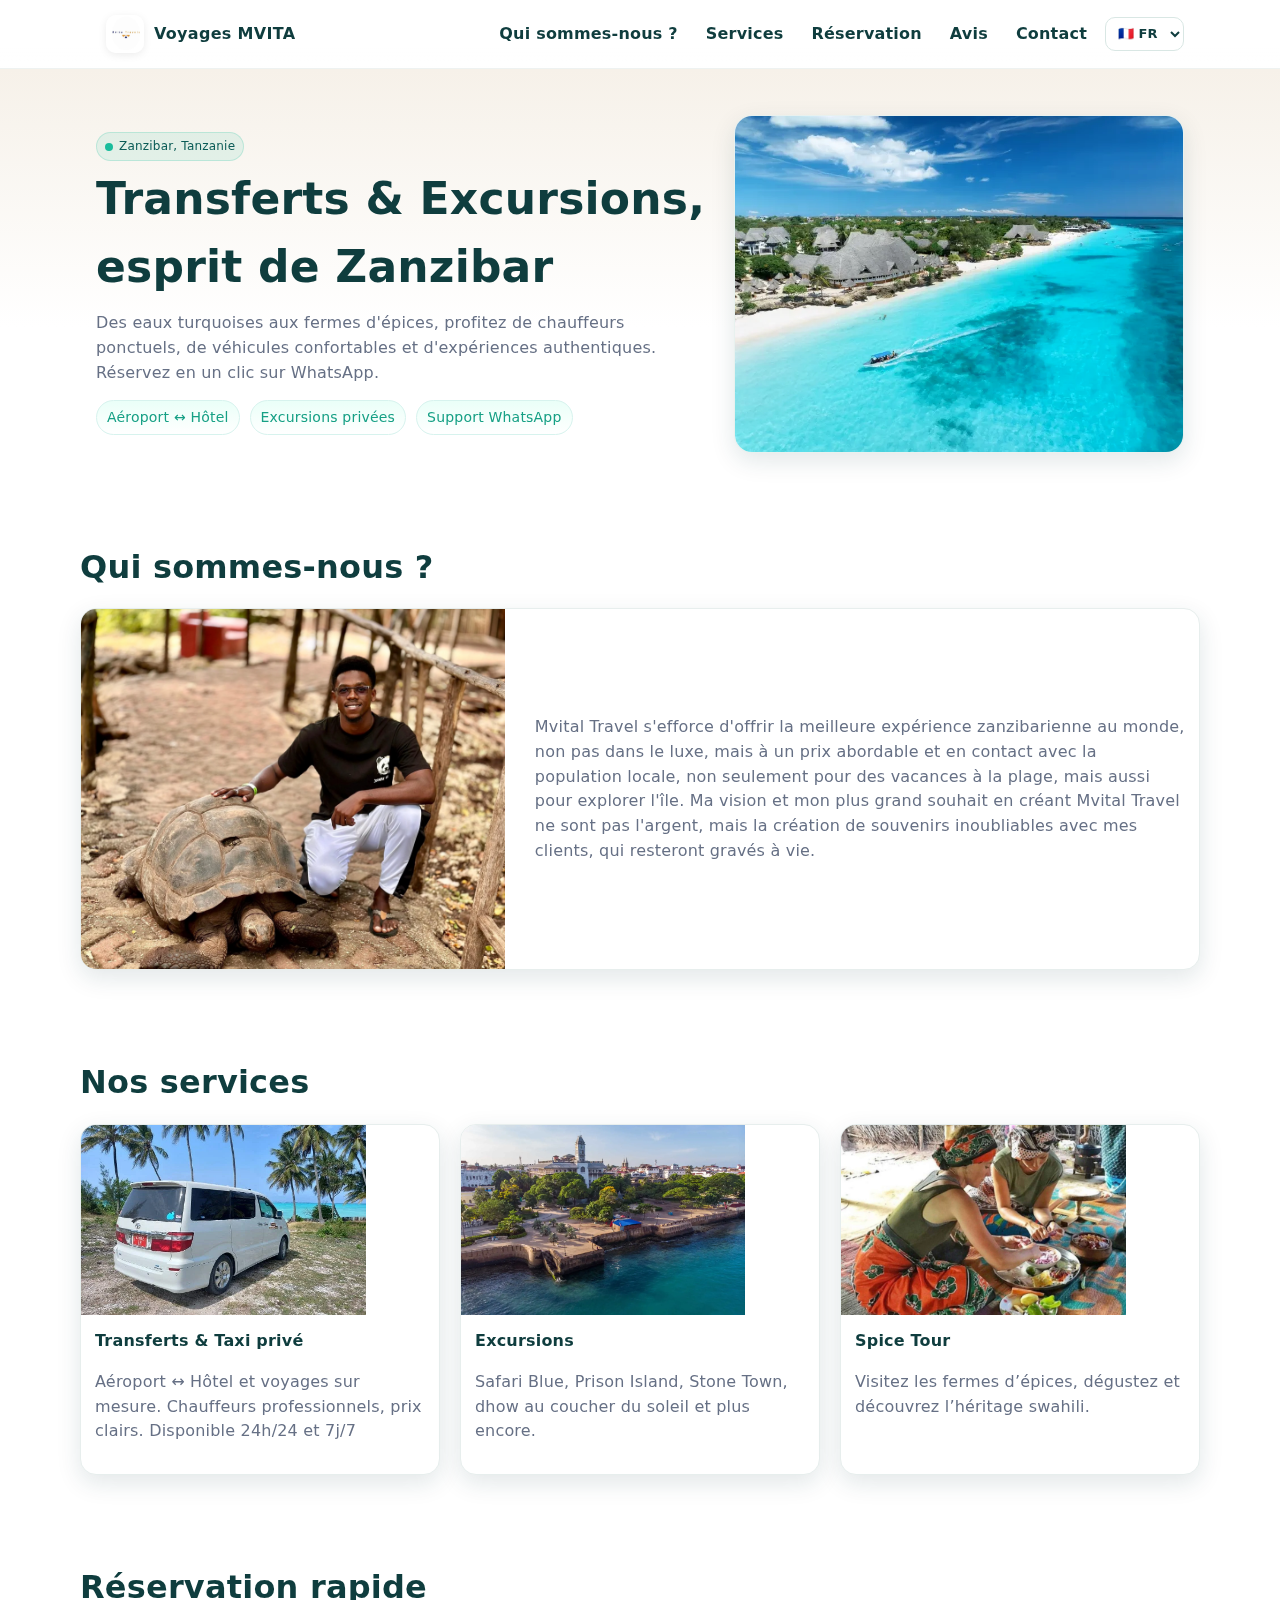
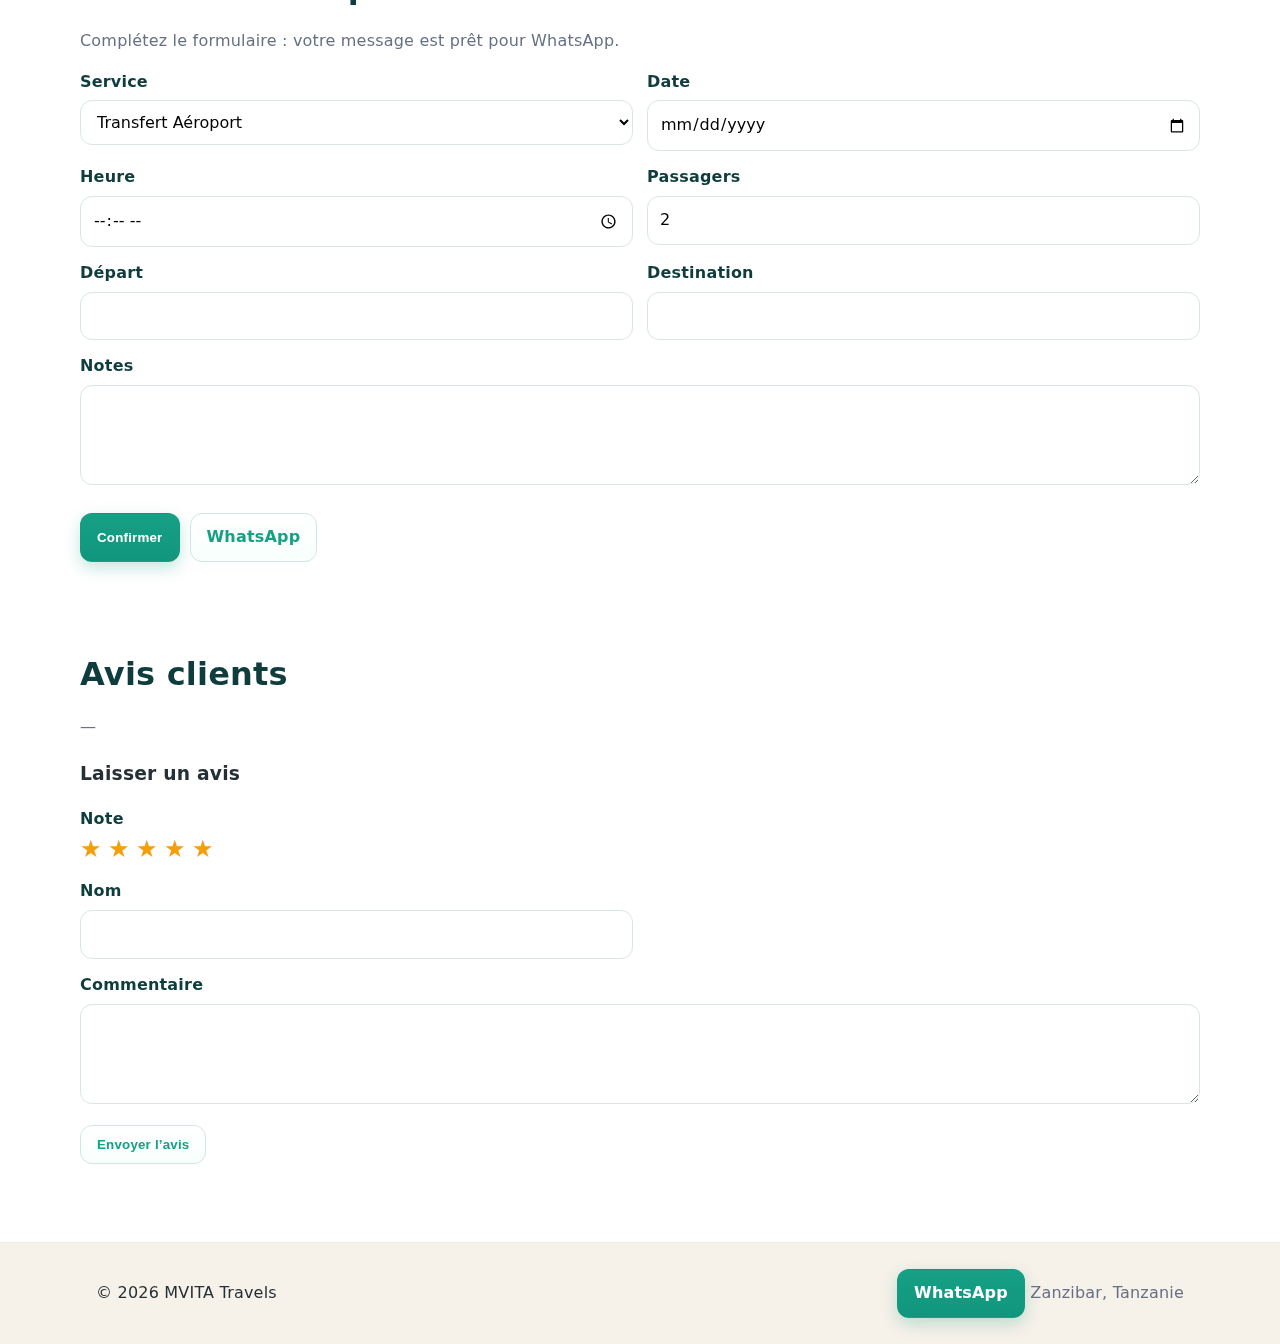
<file: index.html>
﻿<!DOCTYPE html> <html lang="fr"> <head> <meta charset="utf-8" /> <meta name="viewport" content="width=device-width, initial-scale=1" /> <title>MVITA Travels - Transferts et excursions à Zanzibar</title> <meta name="description" content="MVITA Travels : transferts aéroport, taxi privé, excursions à Zanzibar. Réservez via WhatsApp rapidement."> <link rel="icon" type="image/png" href="assets/favicon.png" /> <style> :root{ --ocean:#16a085; --turquoise:#1abc9c; --spice:#2ecc71; --sand:#f6f1e9; --coral:#ff6b6b; --ink:#0f3d3e; --text:#253036; --muted:#667085; --shadow:0 8px 24px rgba(15,61,62,.12); --ring:0 0 0 3px rgba(26,188,156,.25) } *{box-sizing:border-box} html,body{margin:0} body{ font-family:Inter,system-ui,-apple-system,Segoe UI,Roboto,Ubuntu,"Helvetica Neue",Arial; color:var(--text); background:#fff; line-height:1.55; letter-spacing:.2px } img{max-width:100%;height:auto;display:block} a{text-decoration:none;color:inherit} .container{max-width:1120px;margin-inline:auto;padding:0 16px}

header{
  position:sticky; top:0; z-index:50;
  background:linear-gradient(180deg,#ffffff 70%,rgba(255,255,255,.7));
  backdrop-filter:saturate(140%) blur(6px);
  border-bottom:1px solid #eef2f1
}
.nav{display:flex;align-items:center;justify-content:space-between;height:68px;gap:12px}
.brand{display:flex;gap:10px;align-items:center}
.brand img{width:38px;height:38px;border-radius:10px;box-shadow:0 2px 8px rgba(0,0,0,.08)}
.brand .title{font-weight:800;color:var(--ink);letter-spacing:.3px}
.nav a{padding:6px 10px;border-radius:10px;color:var(--ink);font-weight:600;white-space:nowrap}
.nav a:hover{background:rgba(26,188,156,.08)}

/* Barre menus desktop + sélecteur */
.nav-inline{
  display:flex; align-items:center; gap:8px;
  flex-wrap:nowrap; overflow:hidden;
}
.nav select,
#lang-panel{
  padding:6px 8px; height:34px; line-height:1;
  border-radius:10px; border:1px solid #d9e7e4; background:#fff;
  font-weight:700; color:var(--ink); font-size:13px;
}
.nav select option{font-size:14px}

/* Bouton hamburger (visible mobile) */
.nav-toggle{
  display:none;
  background:#fff;border:1px solid #d9e7e4;border-radius:10px;
  padding:8px 10px;font:inherit;font-weight:800;color:var(--ink);
}

/* Panneau mobile (animé) */
.nav-panel{
  position:fixed;top:68px;left:0;right:0;z-index:60;
  background:#fff;border-bottom:1px solid #eef2f1;
  box-shadow:0 10px 24px rgba(0,0,0,.06);
  display:flex;flex-direction:column;gap:4px;padding:10px 16px;

  transform: translateY(-8px);
  opacity: 0;
  visibility: hidden;
  transition: transform .22s ease, opacity .22s ease, visibility 0s linear .22s;
}
.nav-panel a{padding:10px 8px;border-radius:10px;font-weight:700;color:var(--ink)}
.nav-panel a:hover{background:rgba(26,188,156,.08)}
.nav-panel .panel-lang{margin-top:6px}
.nav-panel select{
  width:100%;padding:8px 10px;border:1px solid #d9e7e4;border-radius:10px;
  background:#fff;font-weight:700;color:var(--ink)
}
.nav-panel.is-open{
  transform: translateY(0);
  opacity: 1;
  visibility: visible;
  transition: transform .22s ease, opacity .22s ease, visibility 0s;
}

.hero{background:linear-gradient(180deg,var(--sand),#ffffff 60%);padding:46px 0}
.hero-inner{display:grid;grid-template-columns:1.15fr .85fr;gap:28px;align-items:center}
.hero .lead h1{font-size:clamp(28px,4.5vw,44px);margin:4px 0 10px;color:var(--ink)}
.hero .lead p{color:var(--muted);margin:0 0 12px}
.badges{display:flex;gap:10px;flex-wrap:wrap;margin-top:14px}
.badge{background:linear-gradient(180deg,#eafff8,#ffffff);border:1px solid #d7f3ee;color:var(--ocean);padding:6px 10px;border-radius:999px;font-size:14px}
.hero .card{border-radius:18px;overflow:hidden;box-shadow:var(--shadow);border:1px solid #e8f1ef}
.hero picture, .hero img{width:100%;height:100%;max-height:440px}
.hero img{object-fit:cover;filter:saturate(1.05) contrast(1.02)}
.tag{display:inline-flex;gap:6px;align-items:center;font-size:12px;color:#0b5c57;background:rgba(26,188,156,.1);border:1px solid rgba(26,188,156,.2);padding:4px 8px;border-radius:999px}
.tag i{width:8px;height:8px;background:var(--turquoise);display:inline-block;border-radius:50%}
.section{padding:44px 0}
.section h2{font-size:clamp(22px,3.2vw,32px);margin:0 0 16px;color:var(--ink)}
.muted{color:var(--muted)}
.grid{display:grid;grid-template-columns:repeat(3,1fr);gap:20px}
.card{background:#fff;border-radius:16px;box-shadow:var(--shadow);overflow:hidden;border:1px solid #e7eeed}
.card .body{padding:14px}
.card .title{font-weight:800;color:var(--ink);margin-bottom:6px;letter-spacing:.2px}
.chip{display:inline-block;font-size:12px;padding:4px 8px;border-radius:999px;background:rgba(46,204,113,.12);color:var(--spice);border:1px solid rgba(46,204,113,.25);margin-top:6px}
.services .card picture{display:block}
.services .card img{height:190px;object-fit:cover}

.form{display:grid;grid-template-columns:1fr 1fr;gap:14px}
.form .full{grid-column:1/-1}
label{display:block;font-weight:700;margin-bottom:6px;color:var(--ink)}
input,select,textarea{
  width:100%;padding:11px 12px;border:1px solid #d9e7e4;border-radius:12px;
  font:inherit;background:#fff;transition:border .15s, box-shadow .15s
}
input:focus,select:focus,textarea:focus{outline:none;border-color:var(--turquoise);box-shadow:var(--ring)}
textarea{min-height:100px;resize:vertical;background:linear-gradient(#ffffff,#ffffff) padding-box,linear-gradient(180deg,#e7f8f3,#ffffff) border-box}
.form-actions{display:flex;gap:10px;flex-wrap:wrap;margin-top:6px}
.btn{display:inline-flex;align-items:center;justify-content:center;padding:11px 16px;border-radius:12px;font-weight:800;border:1px solid transparent;cursor:pointer;letter-spacing:.2px}
.btn.primary{background:linear-gradient(180deg,var(--ocean),#11967d);color:#fff;box-shadow:0 6px 16px rgba(22,160,133,.25)}
.btn.primary:hover{filter:brightness(1.03)}
.btn.outline{border-color:#cfe7e3;background:linear-gradient(180deg,#ffffff,#f8fffd);color:var(--ocean)}
.btn.outline:hover{background:#f1fffb}

.reviews .review{border:1px solid #e2edea;border-radius:14px;padding:12px;background:linear-gradient(180deg,#ffffff,#fbfffe)}
.reviews .review+.review{margin-top:10px}
.stars{color:#f59e0b;margin-left:6px}
.meta{color:#667085;font-size:14px}

/* Etoiles interactives */
.stars-input{display:inline-flex;gap:6px}
.stars-input button{
  background:transparent;border:none;padding:0;font-size:24px;line-height:1;
  cursor:pointer;color:#cbd5e1;transition:color .15s ease, transform .06s ease;
}
.stars-input button.active{color:#f59e0b}
.stars-input button:hover{transform:translateY(-1px)}

footer{padding:26px 0;background:var(--sand);margin-top:34px;border-top:1px solid #ebeee9}
.foot{display:flex;align-items:center;justify-content:space-between;gap:12px;flex-wrap:wrap}

/* Responsive */
@media (max-width:900px){
  .hero-inner{grid-template-columns:1fr}
  .grid{grid-template-columns:1fr 1fr}
  .nav-inline{display:none}
  .nav-toggle{display:inline-flex}
}
@media (max-width:640px){
  .grid{grid-template-columns:1fr}
  .form{grid-template-columns:1fr}
}
@media (min-width:901px){
  .nav-panel{display:none !important}
}
</style> </head> <body> <header> <div class="container nav"> <a href="#" class="brand"> <img src="assets/logo_mvita_travel.webp" alt="Logo MVITA Travels"> <span class="title" data-i18n="brand.title">Voyages MVITA</span> </a>

  <nav class="nav-inline">
    <a href="#about" data-i18n="nav.about">Qui sommes-nous ?</a>
    <a href="#services" data-i18n="nav.services">Services</a>
    <a href="#booking" data-i18n="nav.booking">Réservation</a>
    <a href="#reviews" data-i18n="nav.reviews">Avis</a>
    <a href="#contact" data-i18n="nav.contact">Contact</a>
    <select id="lang" aria-label="Language" title="Language">
      <option value="fr">🇫🇷 FR</option>
      <option value="en">🇬🇧 EN</option>
      <option value="es">🇪🇸 ES</option>
    </select>
  </nav>

  <button class="nav-toggle" aria-controls="nav-panel" aria-expanded="false" aria-label="Menu">☰</button>
</div>

<div id="nav-panel" class="nav-panel">
  <a href="#about" data-i18n="nav.about">Qui sommes-nous ?</a>
  <a href="#services" data-i18n="nav.services">Services</a>
  <a href="#booking" data-i18n="nav.booking">Réservation</a>
  <a href="#reviews" data-i18n="nav.reviews">Avis</a>
  <a href="#contact" data-i18n="nav.contact">Contact</a>
  <div class="panel-lang">
    <label for="lang-panel" class="muted" style="font-size:12px">Langue</label>
    <select id="lang-panel" aria-label="Language">
      <option value="fr">🇫🇷 FR</option>
      <option value="en">🇬🇧 EN</option>
      <option value="es">🇪🇸 ES</option>
    </select>
  </div>
</div>
</header> <main> <!-- contenu identique à la version précédente (sections hero, about, services, booking, reviews) --> <section class="hero"> <div class="container hero-inner"> <div class="lead"> <span class="tag"><i></i> <span data-i18n="hero.location">Zanzibar, Tanzanie</span></span> <h1 data-i18n="hero.title">Transferts & Excursions, esprit de Zanzibar</h1> <p data-i18n="hero.lead">Des eaux turquoises aux fermes d'épices, profitez de chauffeurs ponctuels, de véhicules confortables et d'expériences authentiques. Réservez en un clic sur WhatsApp.</p> <div class="badges"> <span class="badge" data-i18n="badges.airport">Aéroport ↔ Hôtel</span> <span class="badge" data-i18n="badges.private">Excursions privées</span> <span class="badge" data-i18n="badges.whatsapp">Support WhatsApp</span> </div> </div> <div class="card"> <picture> <source srcset="assets/cover.webp" type="image/webp"> <img src="assets/cover.jpg" alt="Plage turquoise de Zanzibar"> </picture> </div> </div> </section>

<section id="about" class="section container">
  <h2 data-i18n="about.title">Qui sommes-nous ?</h2>
  <div class="card" style="display:grid;grid-template-columns:1fr 1.6fr;gap:16px;align-items:center;overflow:hidden">
    <picture>
      <source srcset="assets/founder.webp" type="image/webp">
      <img src="assets/founder.webp" alt="Fondateur de MVITA Travels" loading="lazy" style="width:100%;height:100%;object-fit:cover;max-height:360px">
    </picture>
    <div class="body">
      <p class="muted" data-i18n="about.text">Mvital Travel s'efforce d'offrir la meilleure expérience zanzibarienne...</p>
    </div>
  </div>
</section>

<section id="services" class="section container services">
  <h2 data-i18n="services.title">Nos services</h2>
  <div class="grid">
    <article class="card">
      <picture>
        <source srcset="assets/taxi.webp" type="image/webp">
        <img src="assets/taxi.jpg" alt="Service Taxi / Transfert" loading="lazy">
      </picture>
      <div class="body">
        <div class="title" data-i18n="cards.taxi.title">Transferts & Taxi privé</div>
        <p class="muted" data-i18n="cards.taxi.desc">Aéroport ↔ Hôtel et voyages sur mesure...</p>
      </div>
    </article>
    <article class="card">
      <picture>
        <source srcset="assets/excursion.webp" type="image/webp">
        <img src="assets/excursion.jpg" alt="Excursions à Zanzibar" loading="lazy">
      </picture>
      <div class="body">
        <div class="title" data-i18n="cards.excursions.title">Excursions</div>
        <p class="muted" data-i18n="cards.excursions.desc">Safari Blue, Prison Island...</p>
      </div>
    </article>
    <article class="card">
      <picture>
        <source srcset="assets/spice.webp" type="image/webp">
        <img src="assets/spice.jpg" alt="Spice Tour Zanzibar" loading="lazy">
      </picture>
      <div class="body">
        <div class="title" data-i18n="cards.spice.title">Spice Tour</div>
        <p class="muted" data-i18n="cards.spice.desc">Visitez les fermes d’épices...</p>
      </div>
    </article>
  </div>
</section>

<section id="booking" class="section container">
  <h2 data-i18n="booking.title">Réservation rapide</h2>
  <p class="muted" data-i18n="booking.lead">Complétez le formulaire...</p>
  <form id="booking-form" class="form">
    <div>
      <label for="service" data-i18n="form.service">Service</label>
      <select id="service" name="service" required>
        <option value="Transfert Aéroport" data-i18n="form.opt.transfer">Transfert Aéroport</option>
        <option value="Taxi privé" data-i18n="form.opt.taxi">Taxi privé</option>
        <option value="Safari Blue" data-i18n="form.opt.safari">Safari Blue</option>
        <option value="Prison Island" data-i18n="form.opt.prison">Prison Island</option>
        <option value="Stone Town" data-i18n="form.opt.stone">Stone Town</option>
        <option value="Spice Tour" data-i18n="form.opt.spice">Spice Tour</option>
      </select>
    </div>
    <div>
      <label for="date" data-i18n="form.date">Date</label>
      <input id="date" name="date" type="date" required>
    </div>
    <div>
      <label for="time" data-i18n="form.time">Heure</label>
      <input id="time" name="time" type="time" required>
    </div>
    <div>
      <label for="passengers" data-i18n="form.passengers">Passagers</label>
      <input id="passengers" name="passengers" type="number" min="1" value="2">
    </div>
    <div>
      <label for="pickup" data-i18n="form.pickup">Départ</label>
      <input id="pickup" name="pickup" type="text" required>
    </div>
    <div>
      <label for="dropoff" data-i18n="form.dropoff">Destination</label>
      <input id="dropoff" name="dropoff" type="text" required>
    </div>
    <div class="full">
      <label for="notes" data-i18n="form.notes">Notes</label>
      <textarea id="notes" name="notes"></textarea>
    </div>
    <div class="full form-actions">
      <button type="submit" class="btn primary" data-i18n="form.confirm">Confirmer</button>
      <a class="btn outline" id="wa-link" target="_blank" rel="noopener" data-i18n="form.whatsapp">WhatsApp</a>
    </div>
  </form>
</section>

<section id="reviews" class="section container reviews">
  <h2 data-i18n="reviews.title">Avis clients</h2>
  <div id="reviews-list"></div>
  <h3 data-i18n="reviews.leave">Laisser un avis</h3>
  <form id="review-form" class="form">
    <div class="full">
      <label data-i18n="reviews.note">Note</label>
      <div class="stars-input">
        <button type="button" data-value="1">★</button>
        <button type="button" data-value="2">★</button>
        <button type="button" data-value="3">★</button>
        <button type="button" data-value="4">★</button>
        <button type="button" data-value="5">★</button>
      </div>
      <input type="hidden" id="rating-value" value="5">
    </div>
    <div>
      <label for="name" data-i18n="reviews.name">Nom</label>
      <input id="name" name="name" type="text" required>
    </div>
    <div class="full">
      <label for="comment" data-i18n="reviews.comment">Commentaire</label>
      <textarea id="comment" name="comment" required></textarea>
    </div>
    <div class="full">
      <button type="submit" class="btn outline" data-i18n="reviews.send">Envoyer l’avis</button>
    </div>
  </form>
</section>
</main> <footer id="contact"> <div class="container foot"> <div>© <span id="year"></span> MVITA Travels</div> <div class="cta"> <a href="https://wa.me/255773543109" target="_blank" rel="noopener" class="btn primary">WhatsApp</a> <span class="muted" data-i18n="footer.location">Zanzibar, Tanzanie</span> </div> </div> </footer> <script src="script.js?v=5" defer></script> </body> </html>
</file>
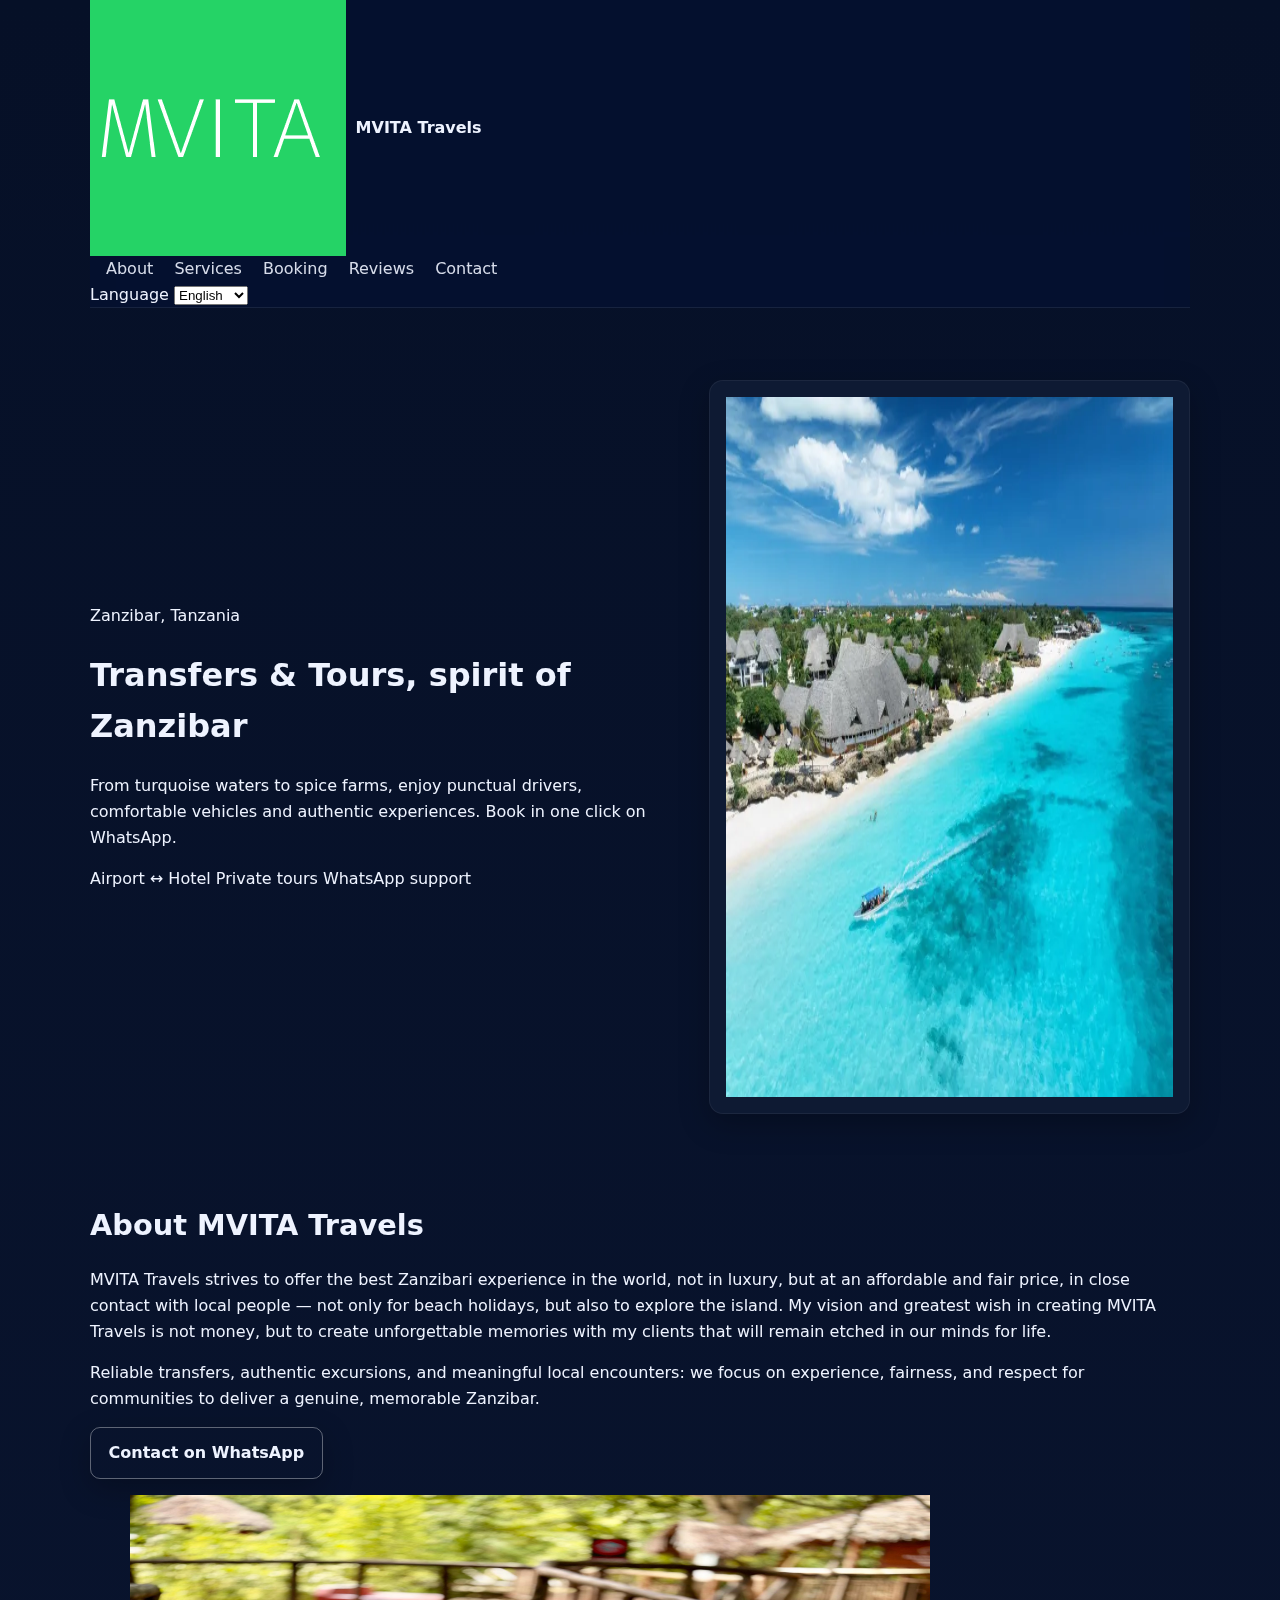
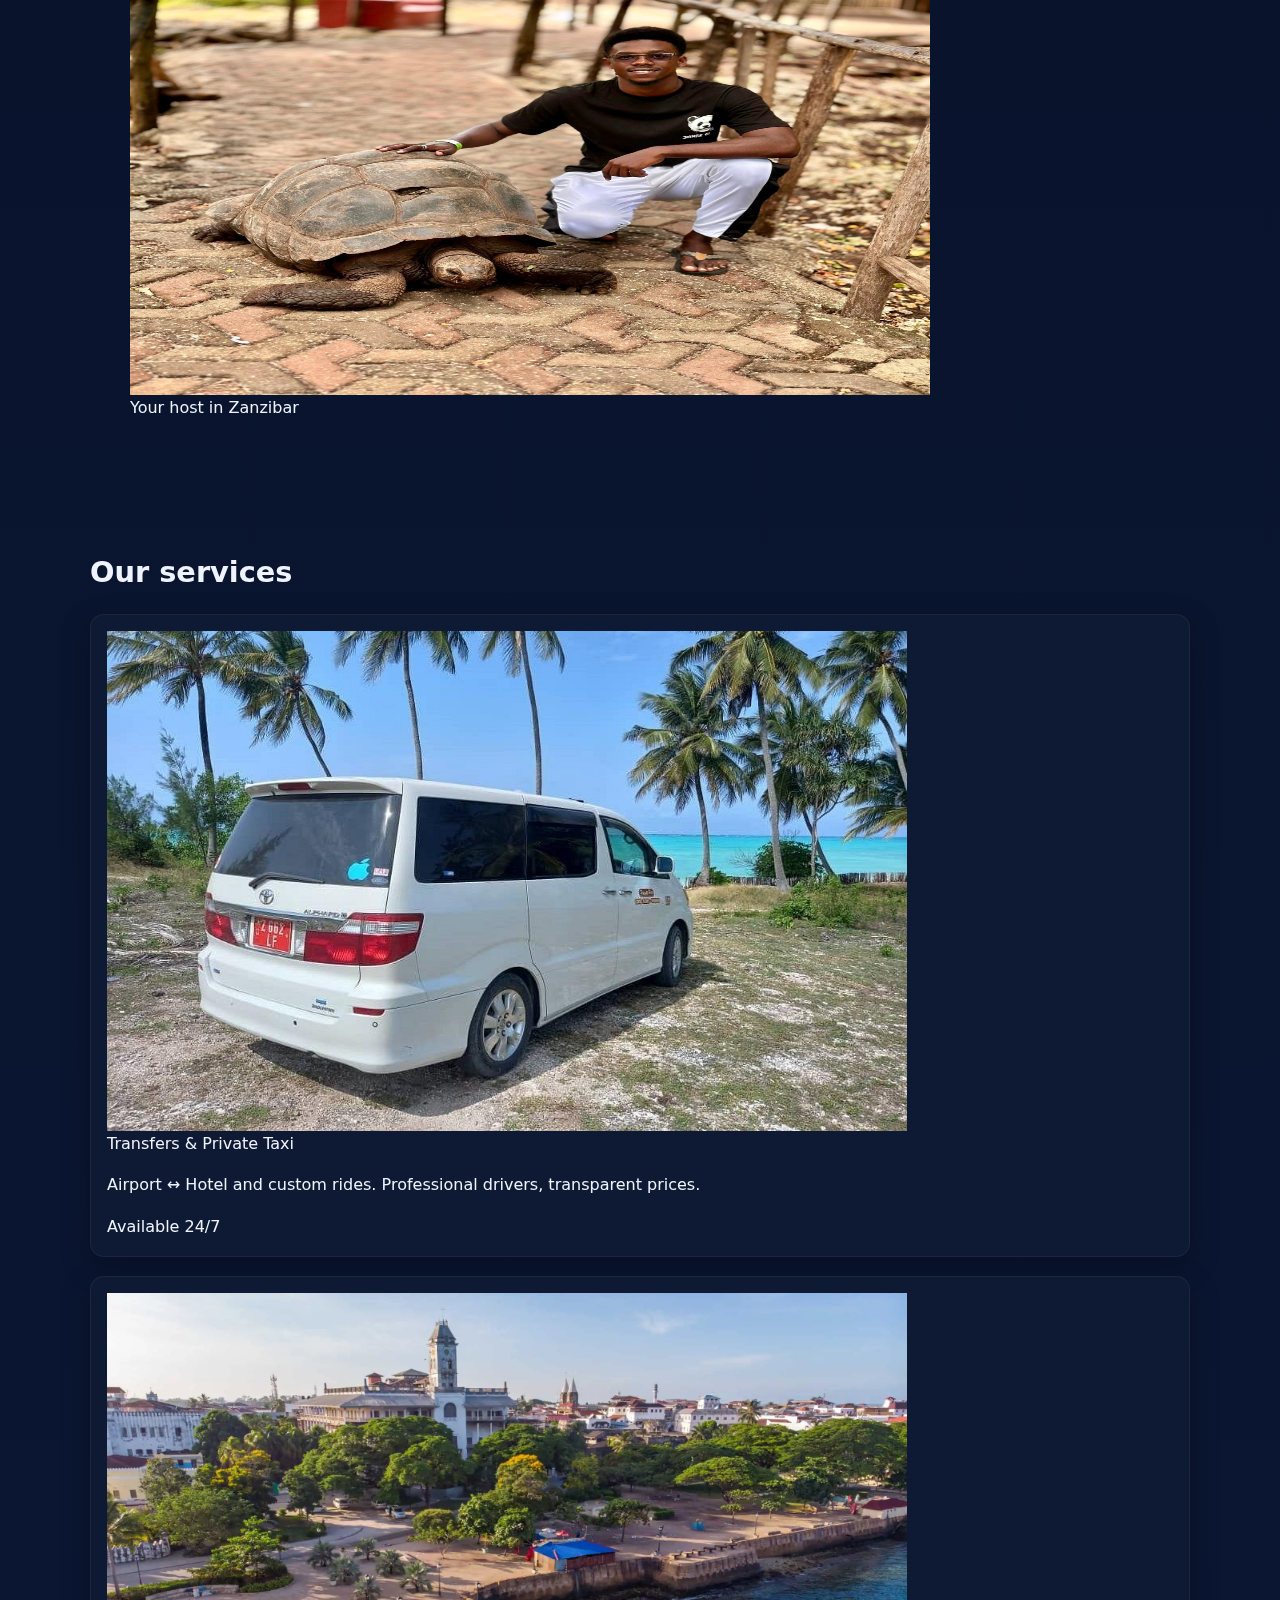
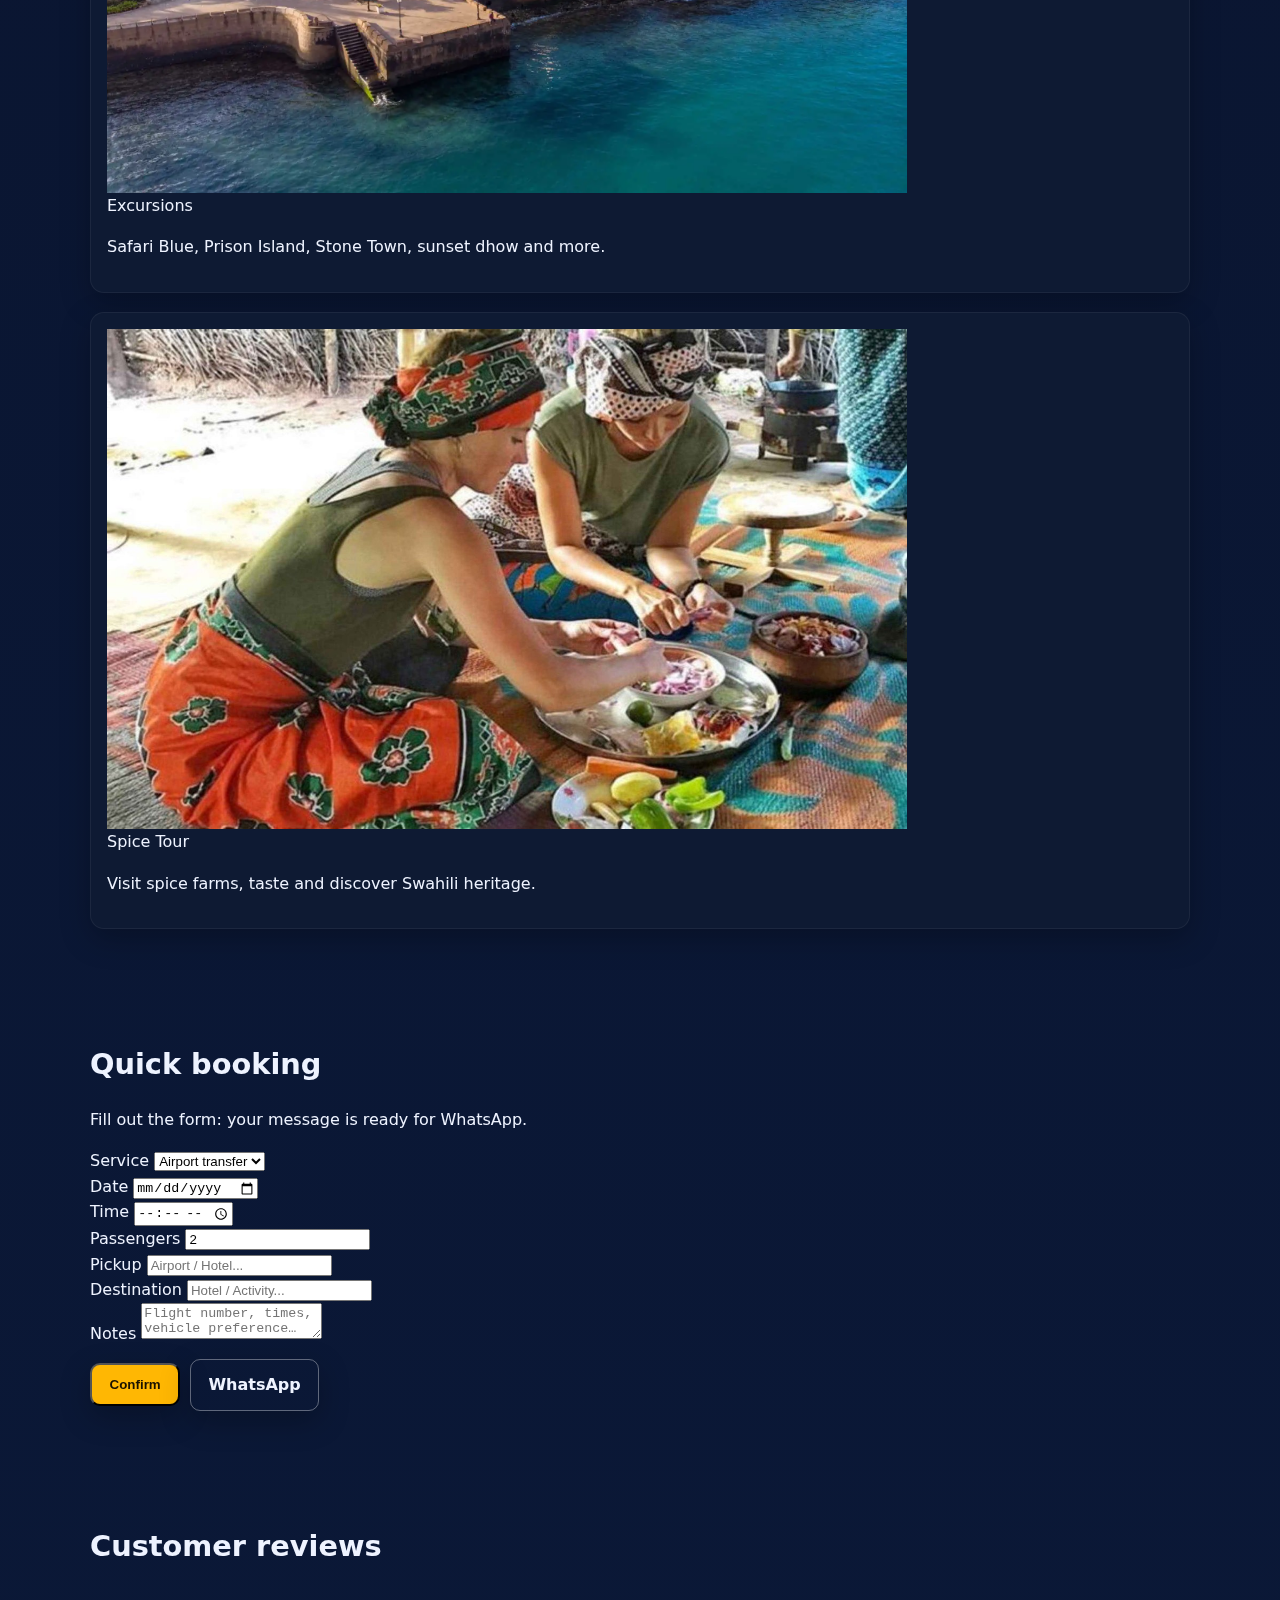
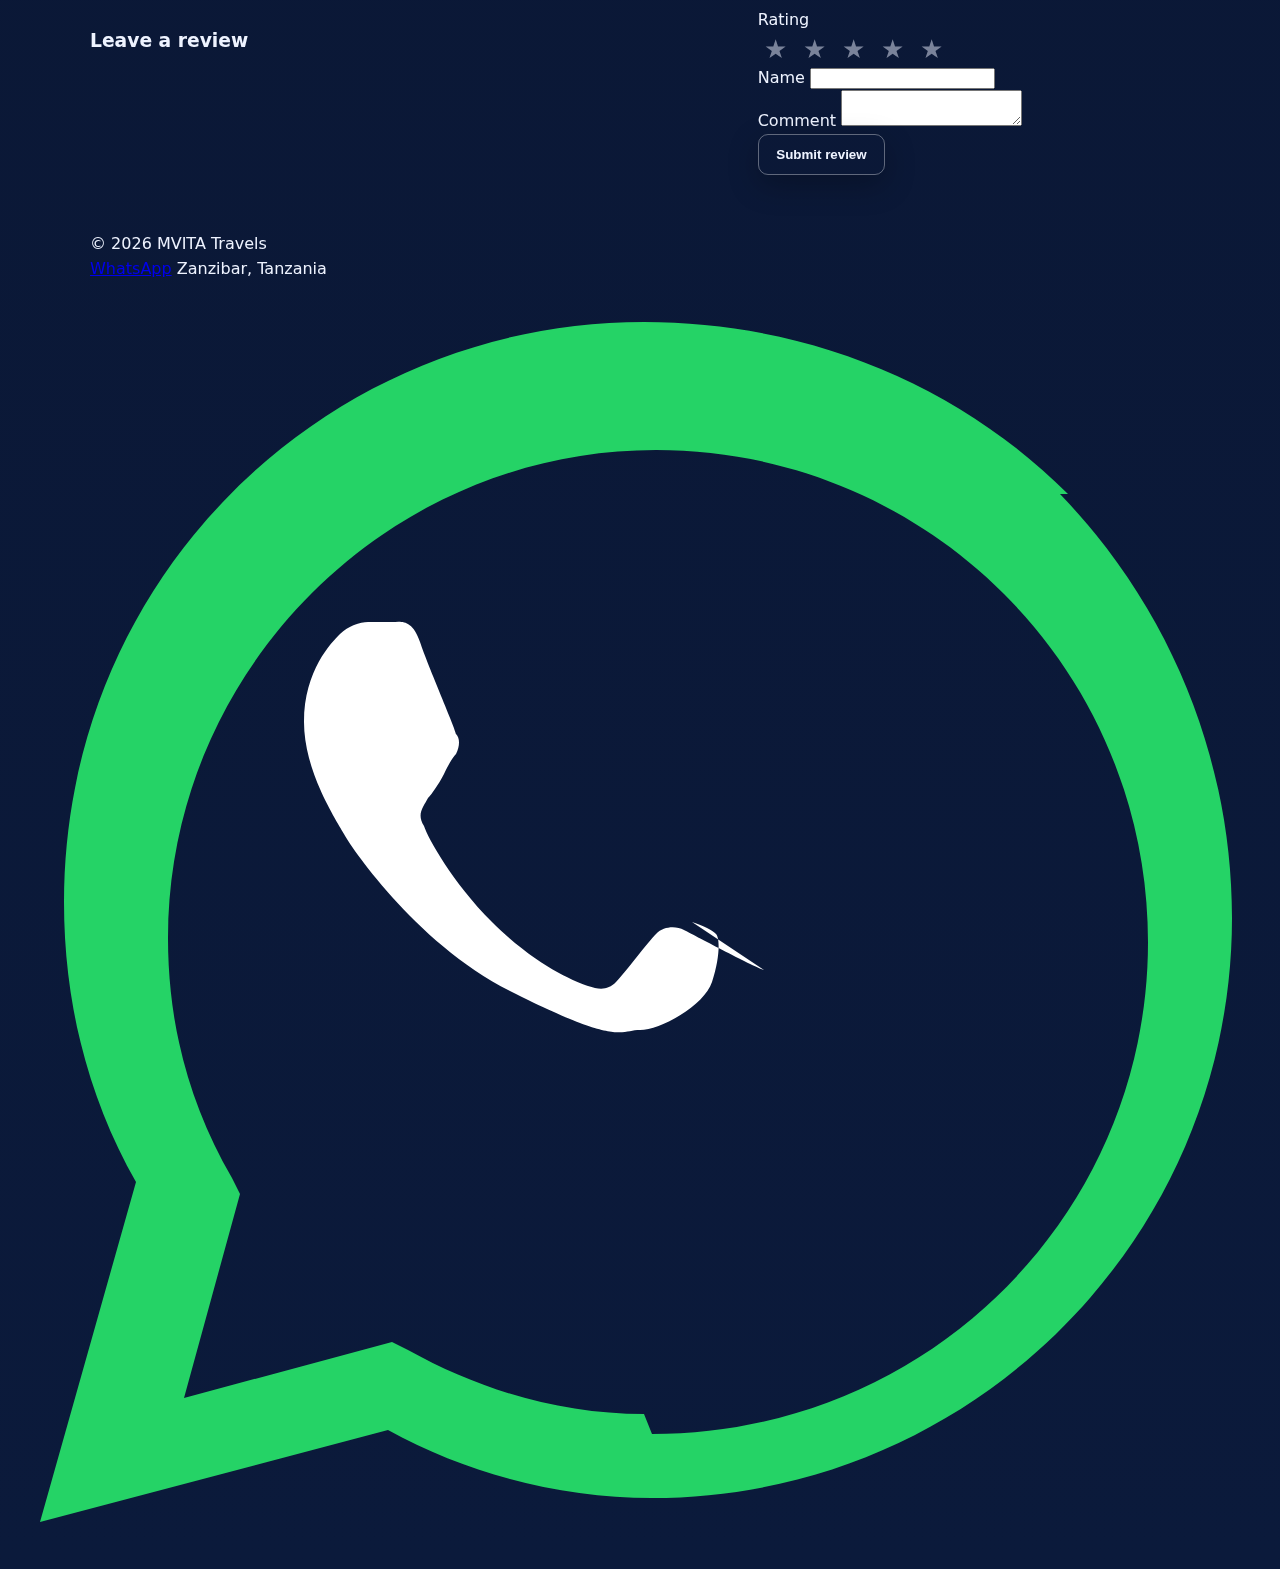
<file: en/index.html>
﻿<!DOCTYPE html> <html lang="en"> <head> <meta charset="utf-8" /> <meta name="viewport" content="width=device-width, initial-scale=1" /> <title>MVITA Travels - Transfers & Tours in Zanzibar</title> <meta name="description" content="Airport transfers, private taxi and authentic excursions in Zanzibar. Book via WhatsApp. Reliable drivers, fair prices."> <link rel="icon" type="image/png" href="../assets/favicon.png" /> <link rel="preload" as="image" href="../assets/cover.jpg" /> <link rel="canonical" href="https://adosirv.github.io/mvita-travels-site/en/"> <link rel="alternate" href="https://adosirv.github.io/mvita-travels-site/" hreflang="fr" /> <link rel="alternate" href="https://adosirv.github.io/mvita-travels-site/en/" hreflang="en" /> <link rel="alternate" href="https://adosirv.github.io/mvita-travels-site/es/" hreflang="es" /> <link rel="alternate" href="https://adosirv.github.io/mvita-travels-site/" hreflang="x-default" /> <meta property="og:type" content="website"> <meta property="og:url" content="https://adosirv.github.io/mvita-travels-site/en/"> <meta property="og:title" content="MVITA Travels - Transfers & Tours in Zanzibar"> <meta property="og:description" content="Airport transfers, private taxi and authentic excursions in Zanzibar. Book via WhatsApp. Reliable drivers, fair prices."> <meta property="og:image" content="https://adosirv.github.io/mvita-travels-site/assets/cover.jpg"> <meta name="twitter:card" content="summary_large_image"> <meta name="twitter:title" content="MVITA Travels - Transfers & Tours in Zanzibar"> <meta name="twitter:description" content="Airport transfers, private taxi and authentic excursions in Zanzibar. Book via WhatsApp. Reliable drivers, fair prices."> <meta name="twitter:image" content="https://adosirv.github.io/mvita-travels-site/assets/cover.jpg"> <link rel="stylesheet" href="https://fonts.googleapis.com/css2?family=Inter:wght@400;600;700;800&display=swap"> <link rel="stylesheet" href="../styles.css"> </head> <body> <header> <div class="container nav"> <a href="./" class="brand"> <img src="../assets/logo.png" alt="MVITA Travels logo"> <span class="title">MVITA Travels</span> </a> <nav> <a href="#about">About</a> <a href="#services">Services</a> <a href="#booking">Booking</a> <a href="#reviews">Reviews</a> <a href="#contact">Contact</a> </nav> <div class="lang"> <label for="lang-en">Language</label> <select id="lang-en" aria-label="Language" onchange="location=this.value"> <option value="../">Français</option> <option value="./" selected>English</option> <option value="../es/">Español</option> </select> </div> </div> </header> <main> <section class="hero"> <div class="container hero-inner"> <div class="lead"> <span class="tag"><i></i> Zanzibar, Tanzania</span> <h1>Transfers & Tours, spirit of Zanzibar</h1> <p class="muted">From turquoise waters to spice farms, enjoy punctual drivers, comfortable vehicles and authentic experiences. Book in one click on WhatsApp.</p> <div class="badges"> <span class="badge">Airport ↔ Hotel</span> <span class="badge">Private tours</span> <span class="badge">WhatsApp support</span> </div> </div> <div class="card"> <img src="../assets/cover.jpg" alt="Zanzibar view" loading="eager" width="1200" height="700"> </div> </div> </section> <section id="about" class="section container about"> <h2>About MVITA Travels</h2> <div class="about-grid"> <div class="about-text"> <p>MVITA Travels strives to offer the best Zanzibari experience in the world, not in luxury, but at an affordable and fair price, in close contact with local people — not only for beach holidays, but also to explore the island. My vision and greatest wish in creating MVITA Travels is not money, but to create unforgettable memories with my clients that will remain etched in our minds for life.</p> <p class="muted">Reliable transfers, authentic excursions, and meaningful local encounters: we focus on experience, fairness, and respect for communities to deliver a genuine, memorable Zanzibar.</p> <div class="form-actions"> <a class="btn outline" href="https://wa.me/255773543109" target="_blank" rel="noopener">Contact on WhatsApp</a> </div> </div> <figure class="about-figure"> <img src="../assets/founder.jpg" alt="Your host in Zanzibar" loading="lazy" width="800" height="500"> <figcaption>Your host in Zanzibar</figcaption> </figure> </div> </section> <section id="services" class="section container services"> <h2>Our services</h2> <div class="grid"> <article class="card"> <img src="../assets/taxi.jpg" alt="Transfers & Private Taxi" loading="lazy" width="800" height="500"> <div class="body"> <div class="title">Transfers & Private Taxi</div> <p class="muted">Airport ↔ Hotel and custom rides. Professional drivers, transparent prices.</p> <span class="chip">Available 24/7</span> </div> </article> <article class="card"> <img src="../assets/excursion.jpg" alt="Excursions in Zanzibar" loading="lazy" width="800" height="500"> <div class="body"> <div class="title">Excursions</div> <p class="muted">Safari Blue, Prison Island, Stone Town, sunset dhow and more.</p> </div> </article> <article class="card"> <img src="../assets/spice.jpg" alt="Spice farms visit" loading="lazy" width="800" height="500"> <div class="body"> <div class="title">Spice Tour</div> <p class="muted">Visit spice farms, taste and discover Swahili heritage.</p> </div> </article> </div> </section> <section id="booking" class="section container"> <h2>Quick booking</h2> <p class="muted">Fill out the form: your message is ready for WhatsApp.</p> <form id="booking-form" class="form" onsubmit="buildWA(event)"> <div> <label for="service">Service</label> <select id="service" name="service" required> <option>Airport transfer</option> <option>Private taxi</option> <option>Safari Blue</option> <option>Prison Island</option> <option>Stone Town</option> <option>Spice Tour</option> </select> </div> <div> <label for="date">Date</label> <input id="date" name="date" type="date" required> </div> <div> <label for="time">Time</label> <input id="time" name="time" type="time" required> </div> <div> <label for="passengers">Passengers</label> <input id="passengers" name="passengers" type="number" min="1" value="2"> </div> <div> <label for="pickup">Pickup</label> <input id="pickup" name="pickup" type="text" placeholder="Airport / Hotel..." required> </div> <div> <label for="dropoff">Destination</label> <input id="dropoff" name="dropoff" type="text" placeholder="Hotel / Activity..." required> </div> <div class="full"> <label for="notes">Notes</label> <textarea id="notes" name="notes" placeholder="Flight number, times, vehicle preference…"></textarea> </div> <div class="full form-actions"> <button type="submit" class="btn primary">Confirm</button> <a class="btn outline" id="wa-link" target="_blank" rel="noopener">WhatsApp</a> </div> </form> </section> <section id="reviews" class="section container reviews"> <h2>Customer reviews</h2> <div id="reviews-list"></div> <h3>Leave a review</h3> <form id="review-form" class="form" onsubmit="sendReview(event)"> <div class="full"> <label>Rating</label> <div class="stars-input"> <button type="button" data-value="1">★</button> <button type="button" data-value="2">★</button> <button type="button" data-value="3">★</button> <button type="button" data-value="4">★</button> <button type="button" data-value="5">★</button> </div> <input type="hidden" id="rating-value" value="5"> </div> <div> <label for="name">Name</label> <input id="name" name="name" type="text" required> </div> <div class="full"> <label for="comment">Comment</label> <textarea id="comment" name="comment" required></textarea> </div> <div class="full"> <button type="submit" class="btn outline">Submit review</button> </div> </form> </section> </main> <footer id="contact"> <div class="container foot"> <div>© <span id="year"></span> MVITA Travels</div> <div class="cta"> <a href="https://wa.me/255773543109" target="_blank" rel="noopener" aria-label="Open WhatsApp">WhatsApp</a> <span class="muted">Zanzibar, Tanzania</span> </div> </div> </footer>
<a id="wa-fab" class="whatsapp-fab" aria-label="Open WhatsApp" href="https://wa.me/255773543109?text=Hello%20MVITA%20Travels%20!" target="_blank" rel="noopener">
<svg viewBox="0 0 32 32" fill="none" aria-hidden="true"><path fill="#fff" d="M19.1 17.2c-.3-.1-1.8-.9-2-1s-.5-.1-.7.1-.8 1-1 1.2-.4.2-.7.1c-.3-.1-1.3-.5-2.4-1.6-1-1-1.6-2.1-1.7-2.4-.2-.3 0-.5.1-.7.1-.1.3-.4.4-.6.1-.2.2-.4.3-.5.1-.2.1-.4 0-.5 0-.1-.7-1.7-.9-2.3-.2-.6-.5-.5-.7-.5h-.6c-.2 0-.5.1-.7.3-.2.2-.9.9-.9 2.2s.9 2.6 1 2.8c.1.2 1.8 2.8 4.3 4 2.6 1.3 2.6.9 3.1.9.5 0 1.6-.6 1.8-1.2.2-.6.2-1.1.1-1.2-.1-.1-.3-.2-.6-.3z"/><path fill="#25D366" d="M26.7 5.3C23.9 2.5 20.1 1 16.1 1 8.1 1 1.6 7.4 1.6 15.5c0 2.5.6 4.9 1.8 7L1 31l8.7-2.3c2 1.1 4.3 1.7 6.6 1.7 8 0 14.5-6.5 14.5-14.5 0-3.9-1.5-7.7-4.3-10.6zm-10.6 23c-2.1 0-4.1-.6-5.9-1.6l-.4-.2-5.2 1.4 1.4-5.1-.2-.4c-1.1-1.9-1.6-3.9-1.6-6 0-6.7 5.5-12.2 12.2-12.2 3.3 0 6.4 1.3 8.7 3.6 2.3 2.3 3.6 5.4 3.6 8.7 0 6.8-5.5 12.3-12.4 12.3z"/></svg>
</a>

<script> function buildWA(e){ e.preventDefault(); const g = id => document.getElementById(id).value.trim(); const msg = `Hello MVITA Travels !%0AService: ${g('service')}%0ADate: ${g('date')}%0ATime: ${g('time')}%0APassengers: ${g('passengers')}%0APickup: ${g('pickup')}%0ADestination: ${g('dropoff')}%0ANotes: ${encodeURIComponent(g('notes'))}`; document.getElementById('wa-link').href = `https://wa.me/255773543109?text=${msg}`; window.open(document.getElementById('wa-link').href, '_blank'); } document.addEventListener('DOMContentLoaded', ()=>{ document.getElementById('year').textContent = new Date().getFullYear(); }); document.addEventListener('click', (e)=>{ if(e.target.closest('.stars-input button')){ const val = e.target.getAttribute('data-value'); document.getElementById('rating-value').value = val; document.querySelectorAll('.stars-input button').forEach(b=>b.classList.toggle('active', b.getAttribute('data-value')<=val)); } }); function sendReview(e){ e.preventDefault(); alert("Thank you for your review!"); e.target.reset(); } </script> <script type="application/ld+json"> { "@context":"https://schema.org", "@type":"TravelAgency", "name":"MVITA Travels", "url":"https://adosirv.github.io/mvita-travels-site/en/", "areaServed":"Zanzibar, Tanzania", "priceRange":"$$", "telephone":"+255773543109", "sameAs":["https://wa.me/255773543109"], "address":{"@type":"PostalAddress","addressLocality":"Zanzibar","addressCountry":"TZ"}, "description":"Airport transfers, private taxi and authentic excursions in Zanzibar. Book via WhatsApp." } </script> </body> </html>
</file>
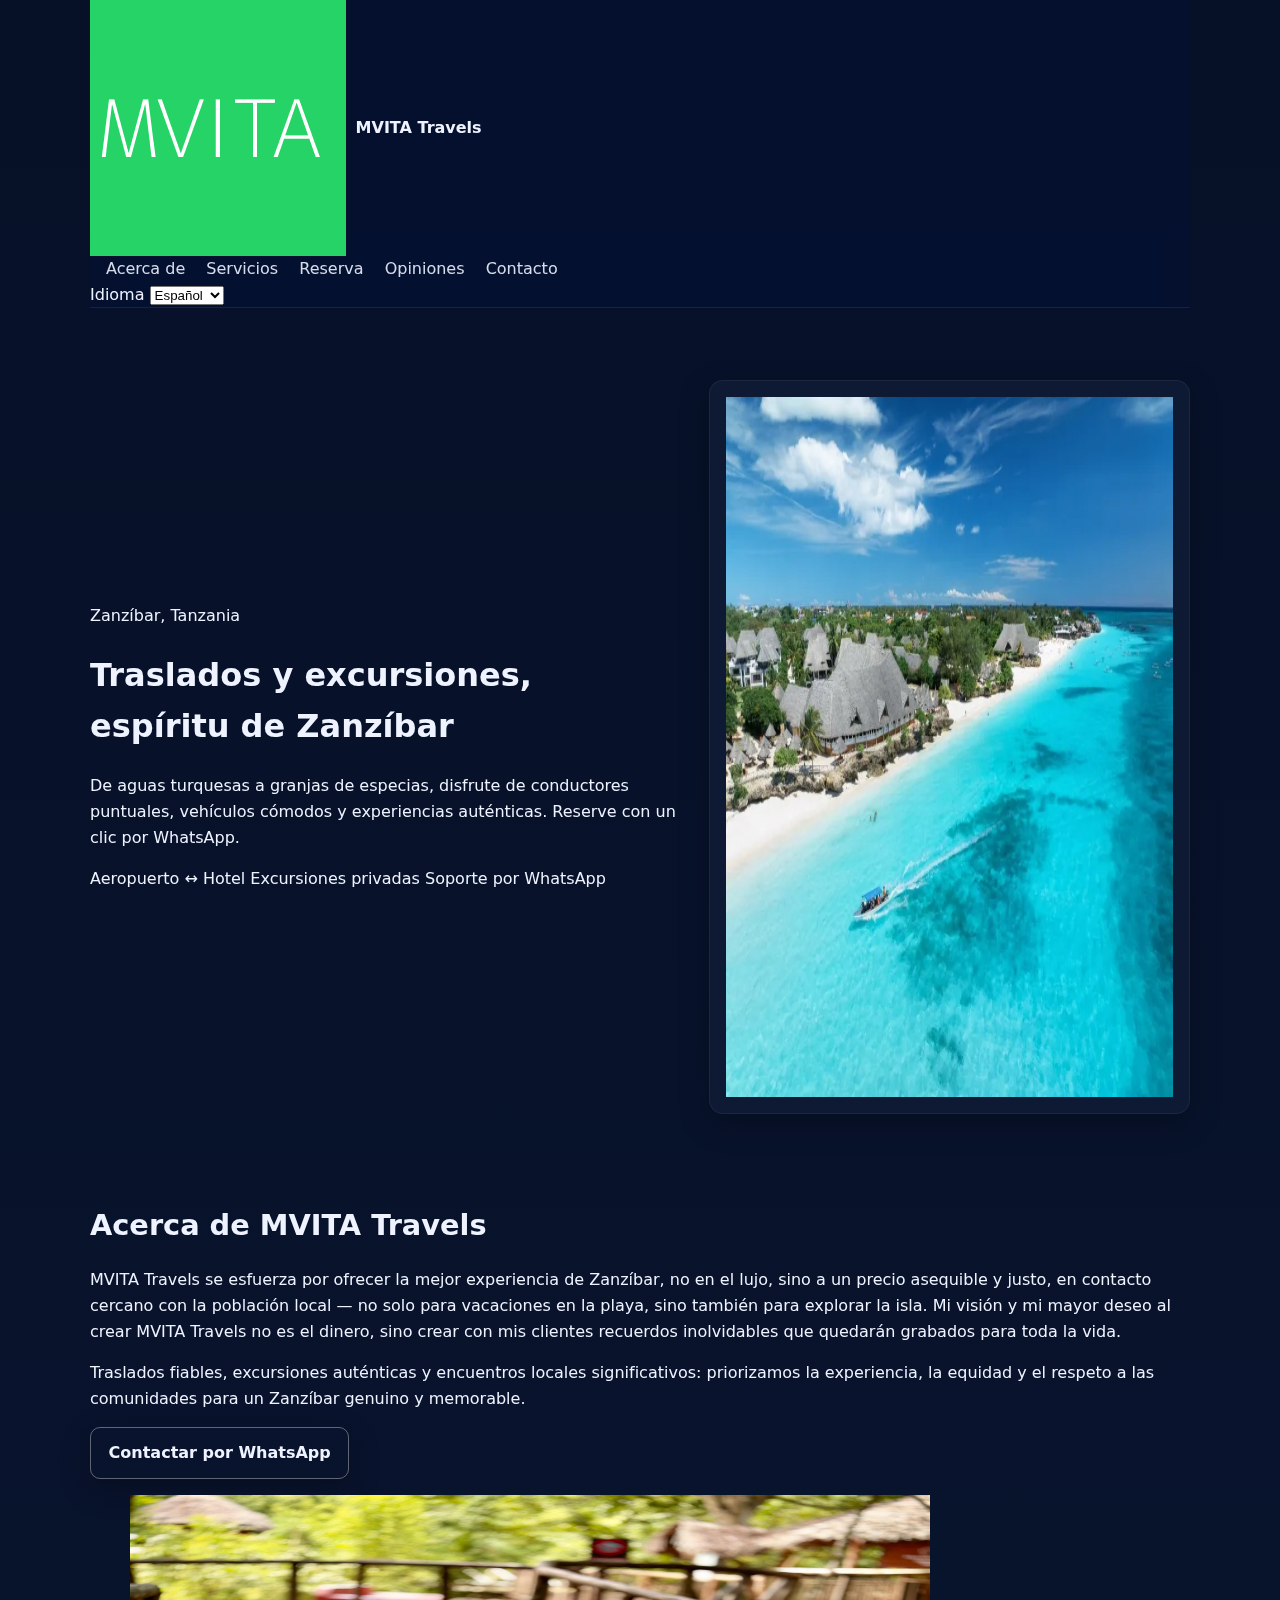
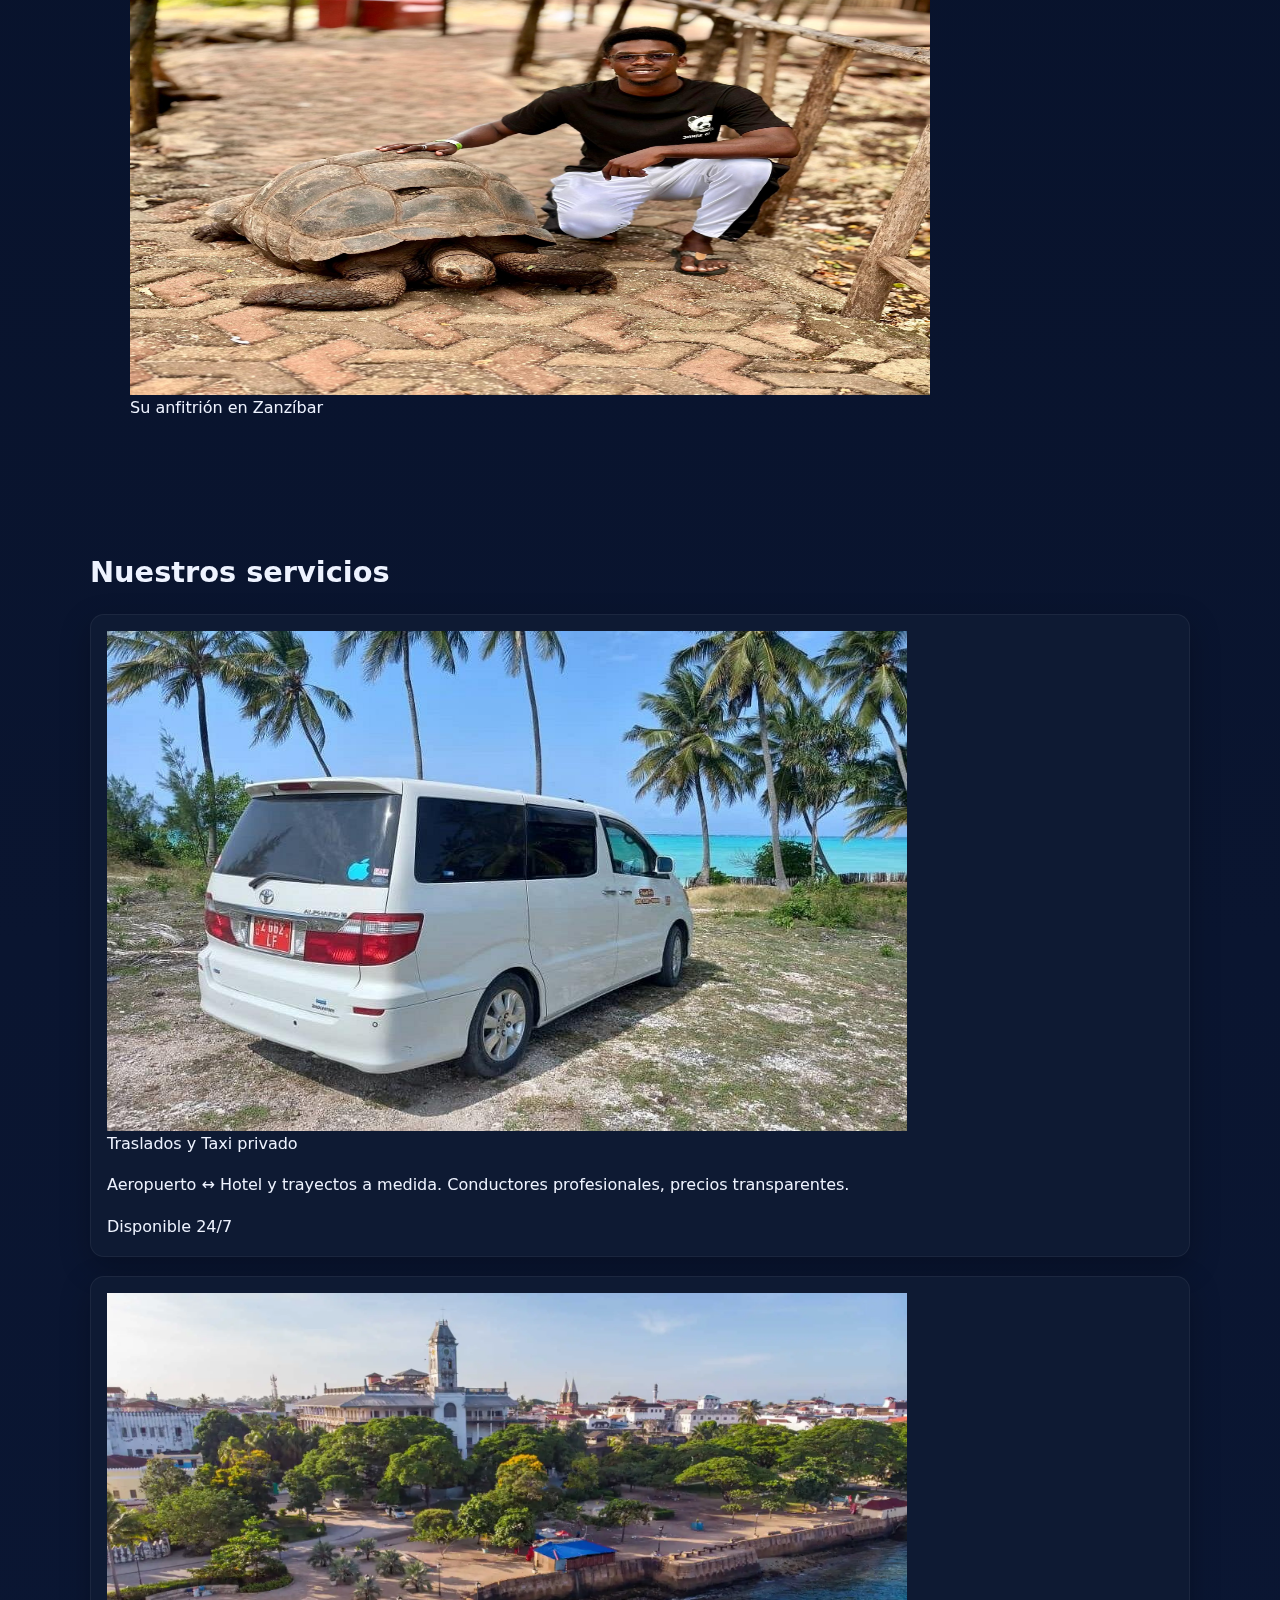
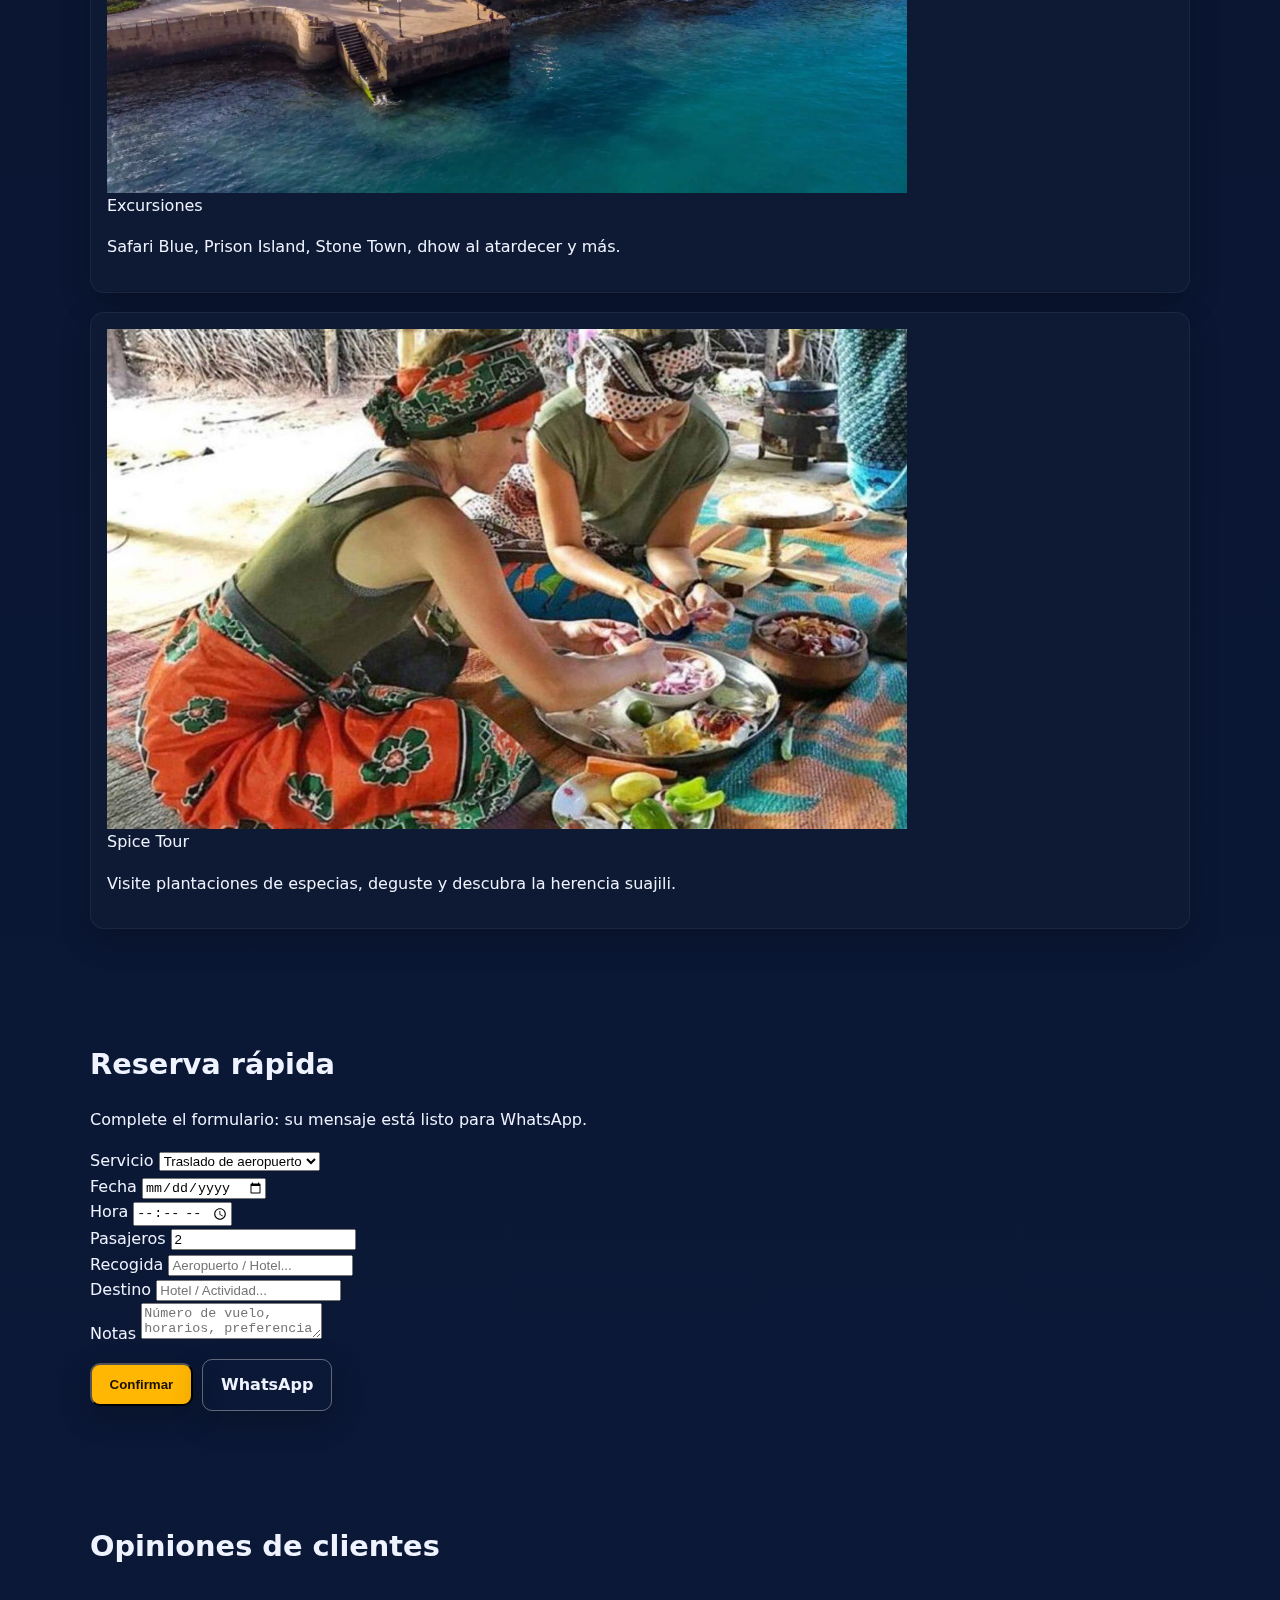
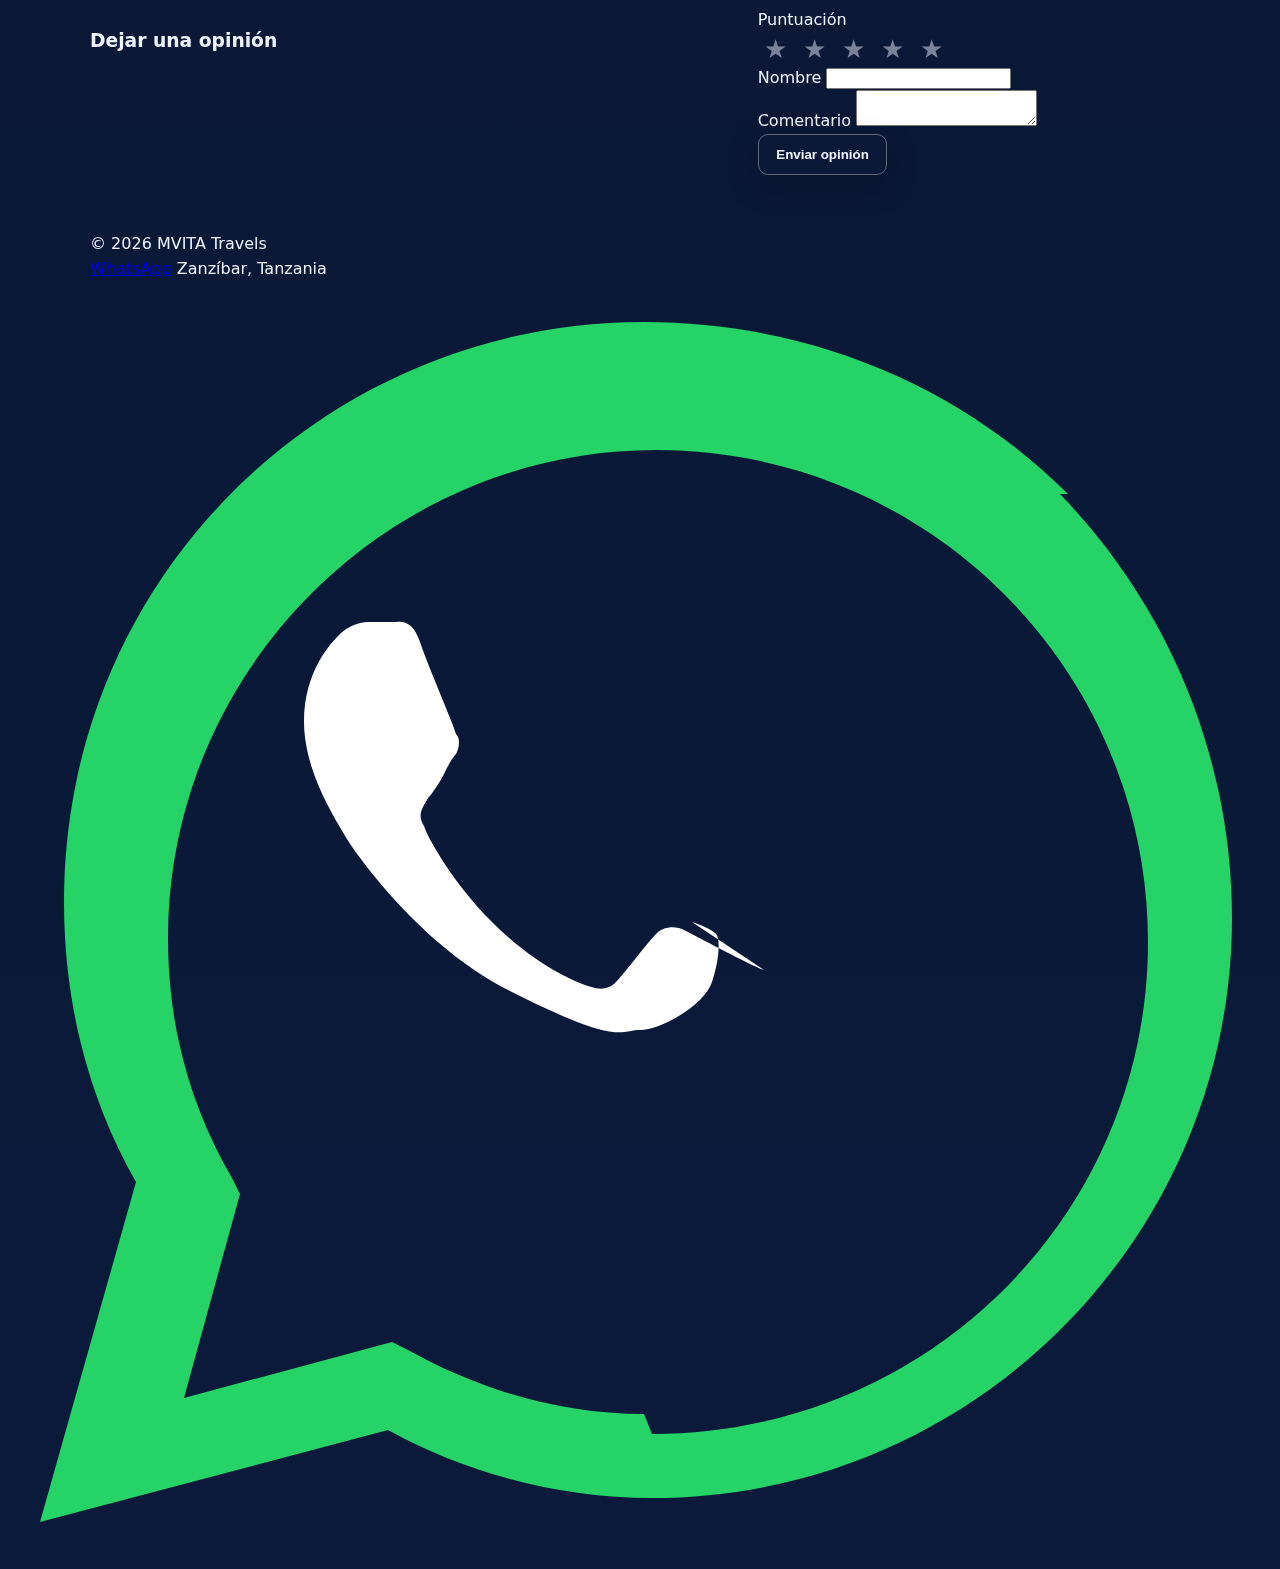
<file: es/index.html>
﻿<!DOCTYPE html> <html lang="es"> <head> <meta charset="utf-8" /> <meta name="viewport" content="width=device-width, initial-scale=1" /> <title>MVITA Travels - Traslados y Excursiones en Zanzíbar</title> <meta name="description" content="Traslados de aeropuerto, taxi privado y excursiones auténticas en Zanzíbar. Reserve por WhatsApp. Conductores fiables, precios justos."> <link rel="icon" type="image/png" href="../assets/favicon.png" /> <link rel="preload" as="image" href="../assets/cover.jpg" /> <link rel="canonical" href="https://adosirv.github.io/mvita-travels-site/es/"> <link rel="alternate" href="https://adosirv.github.io/mvita-travels-site/" hreflang="fr" /> <link rel="alternate" href="https://adosirv.github.io/mvita-travels-site/en/" hreflang="en" /> <link rel="alternate" href="https://adosirv.github.io/mvita-travels-site/es/" hreflang="es" /> <link rel="alternate" href="https://adosirv.github.io/mvita-travels-site/" hreflang="x-default" /> <meta property="og:type" content="website"> <meta property="og:url" content="https://adosirv.github.io/mvita-travels-site/es/"> <meta property="og:title" content="MVITA Travels - Traslados y Excursiones en Zanzíbar"> <meta property="og:description" content="Traslados de aeropuerto, taxi privado y excursiones auténticas en Zanzíbar. Reserve por WhatsApp. Conductores fiables, precios justos."> <meta property="og:image" content="https://adosirv.github.io/mvita-travels-site/assets/cover.jpg"> <meta name="twitter:card" content="summary_large_image"> <meta name="twitter:title" content="MVITA Travels - Traslados y Excursiones en Zanzíbar"> <meta name="twitter:description" content="Traslados de aeropuerto, taxi privado y excursiones auténticas en Zanzíbar. Reserve por WhatsApp. Conductores fiables, precios justos."> <meta name="twitter:image" content="https://adosirv.github.io/mvita-travels-site/assets/cover.jpg"> <link rel="stylesheet" href="https://fonts.googleapis.com/css2?family=Inter:wght@400;600;700;800&display=swap"> <link rel="stylesheet" href="../styles.css"> </head> <body> <header> <div class="container nav"> <a href="./" class="brand"> <img src="../assets/logo.png" alt="Logotipo de MVITA Travels"> <span class="title">MVITA Travels</span> </a> <nav> <a href="#about">Acerca de</a> <a href="#services">Servicios</a> <a href="#booking">Reserva</a> <a href="#reviews">Opiniones</a> <a href="#contact">Contacto</a> </nav> <div class="lang"> <label for="lang-es">Idioma</label> <select id="lang-es" aria-label="Idioma" onchange="location=this.value"> <option value="../">Français</option> <option value="../en/">English</option> <option value="./" selected>Español</option> </select> </div> </div> </header> <main> <section class="hero"> <div class="container hero-inner"> <div class="lead"> <span class="tag"><i></i> Zanzíbar, Tanzania</span> <h1>Traslados y excursiones, espíritu de Zanzíbar</h1> <p class="muted">De aguas turquesas a granjas de especias, disfrute de conductores puntuales, vehículos cómodos y experiencias auténticas. Reserve con un clic por WhatsApp.</p> <div class="badges"> <span class="badge">Aeropuerto ↔ Hotel</span> <span class="badge">Excursiones privadas</span> <span class="badge">Soporte por WhatsApp</span> </div> </div> <div class="card"> <img src="../assets/cover.jpg" alt="Vista de Zanzíbar" loading="eager" width="1200" height="700"> </div> </div> </section> <section id="about" class="section container about"> <h2>Acerca de MVITA Travels</h2> <div class="about-grid"> <div class="about-text"> <p>MVITA Travels se esfuerza por ofrecer la mejor experiencia de Zanzíbar, no en el lujo, sino a un precio asequible y justo, en contacto cercano con la población local — no solo para vacaciones en la playa, sino también para explorar la isla. Mi visión y mi mayor deseo al crear MVITA Travels no es el dinero, sino crear con mis clientes recuerdos inolvidables que quedarán grabados para toda la vida.</p> <p class="muted">Traslados fiables, excursiones auténticas y encuentros locales significativos: priorizamos la experiencia, la equidad y el respeto a las comunidades para un Zanzíbar genuino y memorable.</p> <div class="form-actions"> <a class="btn outline" href="https://wa.me/255773543109" target="_blank" rel="noopener">Contactar por WhatsApp</a> </div> </div> <figure class="about-figure"> <img src="../assets/founder.jpg" alt="Su anfitrión en Zanzíbar" loading="lazy" width="800" height="500"> <figcaption>Su anfitrión en Zanzíbar</figcaption> </figure> </div> </section> <section id="services" class="section container services"> <h2>Nuestros servicios</h2> <div class="grid"> <article class="card"> <img src="../assets/taxi.jpg" alt="Traslados y Taxi privado" loading="lazy" width="800" height="500"> <div class="body"> <div class="title">Traslados y Taxi privado</div> <p class="muted">Aeropuerto ↔ Hotel y trayectos a medida. Conductores profesionales, precios transparentes.</p> <span class="chip">Disponible 24/7</span> </div> </article> <article class="card"> <img src="../assets/excursion.jpg" alt="Excursiones en Zanzíbar" loading="lazy" width="800" height="500"> <div class="body"> <div class="title">Excursiones</div> <p class="muted">Safari Blue, Prison Island, Stone Town, dhow al atardecer y más.</p> </div> </article> <article class="card"> <img src="../assets/spice.jpg" alt="Visita a plantaciones de especias" loading="lazy" width="800" height="500"> <div class="body"> <div class="title">Spice Tour</div> <p class="muted">Visite plantaciones de especias, deguste y descubra la herencia suajili.</p> </div> </article> </div> </section> <section id="booking" class="section container"> <h2>Reserva rápida</h2> <p class="muted">Complete el formulario: su mensaje está listo para WhatsApp.</p> <form id="booking-form" class="form" onsubmit="buildWA(event)"> <div> <label for="service">Servicio</label> <select id="service" name="service" required> <option>Traslado de aeropuerto</option> <option>Taxi privado</option> <option>Safari Blue</option> <option>Prison Island</option> <option>Stone Town</option> <option>Spice Tour</option> </select> </div> <div> <label for="date">Fecha</label> <input id="date" name="date" type="date" required> </div> <div> <label for="time">Hora</label> <input id="time" name="time" type="time" required> </div> <div> <label for="passengers">Pasajeros</label> <input id="passengers" name="passengers" type="number" min="1" value="2"> </div> <div> <label for="pickup">Recogida</label> <input id="pickup" name="pickup" type="text" placeholder="Aeropuerto / Hotel..." required> </div> <div> <label for="dropoff">Destino</label> <input id="dropoff" name="dropoff" type="text" placeholder="Hotel / Actividad..." required> </div> <div class="full"> <label for="notes">Notas</label> <textarea id="notes" name="notes" placeholder="Número de vuelo, horarios, preferencia de vehículo…"></textarea> </div> <div class="full form-actions"> <button type="submit" class="btn primary">Confirmar</button> <a class="btn outline" id="wa-link" target="_blank" rel="noopener">WhatsApp</a> </div> </form> </section> <section id="reviews" class="section container reviews"> <h2>Opiniones de clientes</h2> <div id="reviews-list"></div> <h3>Dejar una opinión</h3> <form id="review-form" class="form" onsubmit="sendReview(event)"> <div class="full"> <label>Puntuación</label> <div class="stars-input"> <button type="button" data-value="1">★</button> <button type="button" data-value="2">★</button> <button type="button" data-value="3">★</button> <button type="button" data-value="4">★</button> <button type="button" data-value="5">★</button> </div> <input type="hidden" id="rating-value" value="5"> </div> <div> <label for="name">Nombre</label> <input id="name" name="name" type="text" required> </div> <div class="full"> <label for="comment">Comentario</label> <textarea id="comment" name="comment" required></textarea> </div> <div class="full"> <button type="submit" class="btn outline">Enviar opinión</button> </div> </form> </section> </main> <footer id="contact"> <div class="container foot"> <div>© <span id="year"></span> MVITA Travels</div> <div class="cta"> <a href="https://wa.me/255773543109" target="_blank" rel="noopener" aria-label="Abrir WhatsApp">WhatsApp</a> <span class="muted">Zanzíbar, Tanzania</span> </div> </div> </footer>
<a id="wa-fab" class="whatsapp-fab" aria-label="Abrir WhatsApp" href="https://wa.me/255773543109?text=%C2%A1Hola%20MVITA%20Travels%21" target="_blank" rel="noopener">
<svg viewBox="0 0 32 32" fill="none" aria-hidden="true"><path fill="#fff" d="M19.1 17.2c-.3-.1-1.8-.9-2-1s-.5-.1-.7.1-.8 1-1 1.2-.4.2-.7.1c-.3-.1-1.3-.5-2.4-1.6-1-1-1.6-2.1-1.7-2.4-.2-.3 0-.5.1-.7.1-.1.3-.4.4-.6.1-.2.2-.4.3-.5.1-.2.1-.4 0-.5 0-.1-.7-1.7-.9-2.3-.2-.6-.5-.5-.7-.5h-.6c-.2 0-.5.1-.7.3-.2.2-.9.9-.9 2.2s.9 2.6 1 2.8c.1.2 1.8 2.8 4.3 4 2.6 1.3 2.6.9 3.1.9.5 0 1.6-.6 1.8-1.2.2-.6.2-1.1.1-1.2-.1-.1-.3-.2-.6-.3z"/><path fill="#25D366" d="M26.7 5.3C23.9 2.5 20.1 1 16.1 1 8.1 1 1.6 7.4 1.6 15.5c0 2.5.6 4.9 1.8 7L1 31l8.7-2.3c2 1.1 4.3 1.7 6.6 1.7 8 0 14.5-6.5 14.5-14.5 0-3.9-1.5-7.7-4.3-10.6zm-10.6 23c-2.1 0-4.1-.6-5.9-1.6l-.4-.2-5.2 1.4 1.4-5.1-.2-.4c-1.1-1.9-1.6-3.9-1.6-6 0-6.7 5.5-12.2 12.2-12.2 3.3 0 6.4 1.3 8.7 3.6 2.3 2.3 3.6 5.4 3.6 8.7 0 6.8-5.5 12.3-12.4 12.3z"/></svg>
</a>

<script> function buildWA(e){ e.preventDefault(); const g = id => document.getElementById(id).value.trim(); const msg = `¡Hola MVITA Travels!%0AServicio: ${g('service')}%0AFecha: ${g('date')}%0AHora: ${g('time')}%0APasajeros: ${g('passengers')}%0ARecogida: ${g('pickup')}%0ADestino: ${g('dropoff')}%0ANotas: ${encodeURIComponent(g('notes'))}`; document.getElementById('wa-link').href = `https://wa.me/255773543109?text=${msg}`; window.open(document.getElementById('wa-link').href, '_blank'); } document.addEventListener('DOMContentLoaded', ()=>{ document.getElementById('year').textContent = new Date().getFullYear(); }); document.addEventListener('click', (e)=>{ if(e.target.closest('.stars-input button')){ const val = e.target.getAttribute('data-value'); document.getElementById('rating-value').value = val; document.querySelectorAll('.stars-input button').forEach(b=>b.classList.toggle('active', b.getAttribute('data-value')<=val)); } }); function sendReview(e){ e.preventDefault(); alert("¡Gracias por su opinión!"); e.target.reset(); } </script> <script type="application/ld+json"> { "@context":"https://schema.org", "@type":"TravelAgency", "name":"MVITA Travels", "url":"https://adosirv.github.io/mvita-travels-site/es/", "areaServed":"Zanzíbar, Tanzania", "priceRange":"$$", "telephone":"+255773543109", "sameAs":["https://wa.me/255773543109"], "address":{"@type":"PostalAddress","addressLocality":"Zanzíbar","addressCountry":"TZ"}, "description":"Traslados de aeropuerto, taxi privado y excursiones auténticas en Zanzíbar. Reserve por WhatsApp." } </script> </body> </html>
</file>
<file: styles.css>
﻿:root{--bg:#0b1220;--alt:#0f172a;--card:#0e1a33;--text:#eef3ff;--muted:#a9b3c7;--brand:#25d366;--primary:#ffb703;--white:#ffffff;--shadow:0 10px 30px rgba(0,0,0,.25)}
*{box-sizing:border-box}html,body{margin:0;padding:0}
body{font-family:Poppins,system-ui,-apple-system,Segoe UI,Roboto,Arial;color:var(--text);background:linear-gradient(180deg,#061027,#0a1530 40%,#0b1a3b 100%);line-height:1.6}
img{max-width:100%;display:block}.container{width:min(1100px,92%);margin:0 auto}
.nav{position:sticky;top:0;z-index:50;backdrop-filter:saturate(180%) blur(10px);background:rgba(6,16,39,.6);border-bottom:1px solid rgba(255,255,255,.08)}
.nav-inner{display:flex;align-items:center;justify-content:space-between;padding:.6rem 0}
.brand{display:flex;align-items:center;gap:.6rem;color:var(--text);text-decoration:none;font-weight:700}
.logo{width:36px;height:36px;object-fit:contain;border-radius:8px}
.nav nav a{color:var(--text);text-decoration:none;margin-left:1rem;opacity:.9}.nav nav a:hover{opacity:1}
.btn{display:inline-block;padding:.75rem 1.1rem;border-radius:10px;text-decoration:none;color:var(--bg);background:var(--white);font-weight:700;box-shadow:var(--shadow);transition:transform .06s ease,opacity .2s}
.btn:hover{transform:translateY(-1px)}.btn.small{padding:.5rem .8rem;font-size:.9rem}
.btn.primary{background:var(--primary);color:#1a1200}.btn.outline{background:transparent;border:1px solid rgba(255,255,255,.35);color:var(--text)}
.hero{padding:4.5rem 0 2rem}.hero-inner{display:grid;grid-template-columns:1.1fr .9fr;gap:2rem;align-items:center}
.hero-text h1{font-size:2.2rem;margin:.2rem 0 0}.hero-text p{color:var(--muted);max-width:40ch}
.cta-row{display:flex;gap:.8rem;margin:1rem 0 1.2rem}.trust{display:flex;align-items:center;gap:.5rem;color:var(--muted)}
.stars{color:#ffdd57;font-weight:700}.hero-img{border-radius:16px;box-shadow:var(--shadow);border:1px solid rgba(255,255,255,.08);aspect-ratio:4/3;object-fit:cover}
.section{padding:3.5rem 0}.section.alt{background:linear-gradient(180deg,rgba(255,255,255,.03),rgba(255,255,255,0))}
h2{font-size:1.8rem;margin:0 0 1.2rem}.grid{display:grid;gap:1.2rem}
.cards{grid-template-columns:repeat(3,1fr)}.card{background:var(--card);border:1px solid rgba(255,255,255,.06);padding:1rem;border-radius:14px;box-shadow:var(--shadow)}
.card h3{margin:.6rem 0}.list{margin:.4rem 0 0;padding-left:1rem;color:var(--muted)}
.tours{grid-template-columns:repeat(3,1fr)}.tour{display:flex;gap:.9rem;background:var(--card);border-radius:14px;border:1px solid rgba(255,255,255,.06);padding:.8rem;box-shadow:var(--shadow)}
.pill-row{display:flex;gap:.4rem;margin-top:.5rem}.pill{border:1px solid rgba(255,255,255,.2);color:var(--muted);padding:.2rem .5rem;border-radius:999px;font-size:.8rem}
.reviews{display:grid;grid-template-columns:1.2fr .8fr;gap:1.2rem}.reviews-list{display:grid;gap:.8rem}
.review{background:var(--card);border-radius:12px;padding:.9rem;border:1px solid rgba(255,255,255,.06)}.review .name{font-weight:700}
.review .meta{color:var(--muted);font-size:.9rem}.review .stars{color:#ffdd57}
.review-form,.booking-form{background:var(--card);border-radius:14px;padding:1rem;border:1px solid rgba(255,255,255,.06);box-shadow:var(--shadow)}
.form-row{display:flex;flex-direction:column;gap:.35rem;margin-bottom:.8rem}
.form-row input,.form-row textarea,.form-row select{padding:.7rem;border-radius:10px;border:1px solid rgba(255,255,255,.18);background:#0b1a34;color:var(--text)}
.stars-input{display:flex;gap:.25rem}.stars-input button{background:transparent;border:none;color:#7a839a;font-size:1.6rem;cursor:pointer;transition:color .15s}
.stars-input button.active,.stars-input button:hover,.stars-input button:hover ~ button{color:#7a839a}
.stars-input button:hover,.stars-input button.active{color:#ffdd57}
.form-actions{display:flex;gap:.6rem;align-items:center;margin-top:.8rem}.form-grid{grid-template-columns:repeat(2,1fr)}
.span-2{grid-column:span 2}.hint{color:var(--muted);font-size:.9rem}
.footer{padding:2rem 0;border-top:1px solid rgba(255,255,255,.08);background:rgba(6,16,39,.5)}
.footer-inner{display:grid;grid-template-columns:2fr 1fr 1fr;gap:1rem}.mini{color:var(--muted);font-size:.9rem}
.fab-wa{position:fixed;right:18px;bottom:18px;background:var(--brand);color:#063f1b;width:56px;height:56px;border-radius:50%;display:flex;align-items:center;justify-content:center;text-decoration:none;font-size:1.4rem;box-shadow:var(--shadow)}
@media (max-width:920px){.hero-inner{grid-template-columns:1fr}.cards,.tours{grid-template-columns:1fr 1fr}.reviews{grid-template-columns:1fr}}
@media (max-width:620px){.nav nav a{margin-left:.6rem}.cards,.tours{grid-template-columns:1fr}.form-grid{grid-template-columns:1fr}.span-2{grid-column:auto}.btn{width:100%;text-align:center}}
</file>
